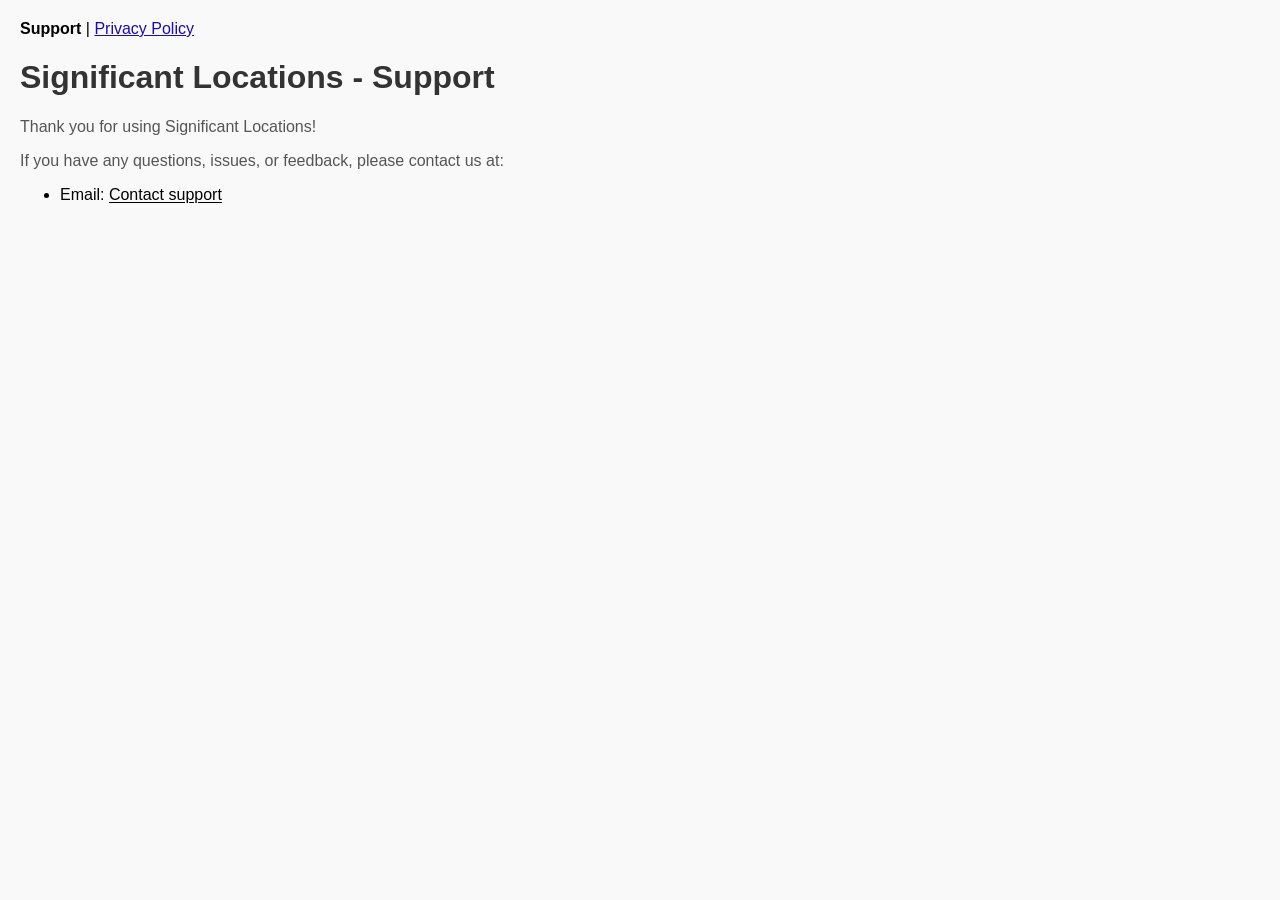
<file: index.html>
<!DOCTYPE html>
<html lang="en">
<head>
  <meta charset="UTF-8">
  <title>Significant Locations - Support</title>
  <style>
    body {
      font-family: Arial, sans-serif;
      margin: 0;
      padding: 20px;
      background-color: #f9f9f9;
    }
    h1 {
      color: #333;
    }
    p {
      color: #555;
    }
    nav {
      margin-bottom: 20px;
    }
    a {
      color: #1a0dab;
    }
  </style>
  <link rel="stylesheet" href="contact.css">
  <script src="contact.js" defer></script>
</head>
<body>
  <nav>
    <strong>Support</strong> | <a href="privacy-policy.html">Privacy Policy</a>
  </nav>
  <h1>Significant Locations - Support</h1>
  <p>Thank you for using Significant Locations!</p>
  <p>If you have any questions, issues, or feedback, please contact us at:</p>
  <ul>
    <li>Email: <button type="button" class="contact-support" data-contact-support disabled aria-label="Contact support by email">Contact support</button></li>
  </ul>
  <noscript><p>Enable JavaScript to use the email contact button.</p></noscript>
</body>
</html>
</file>
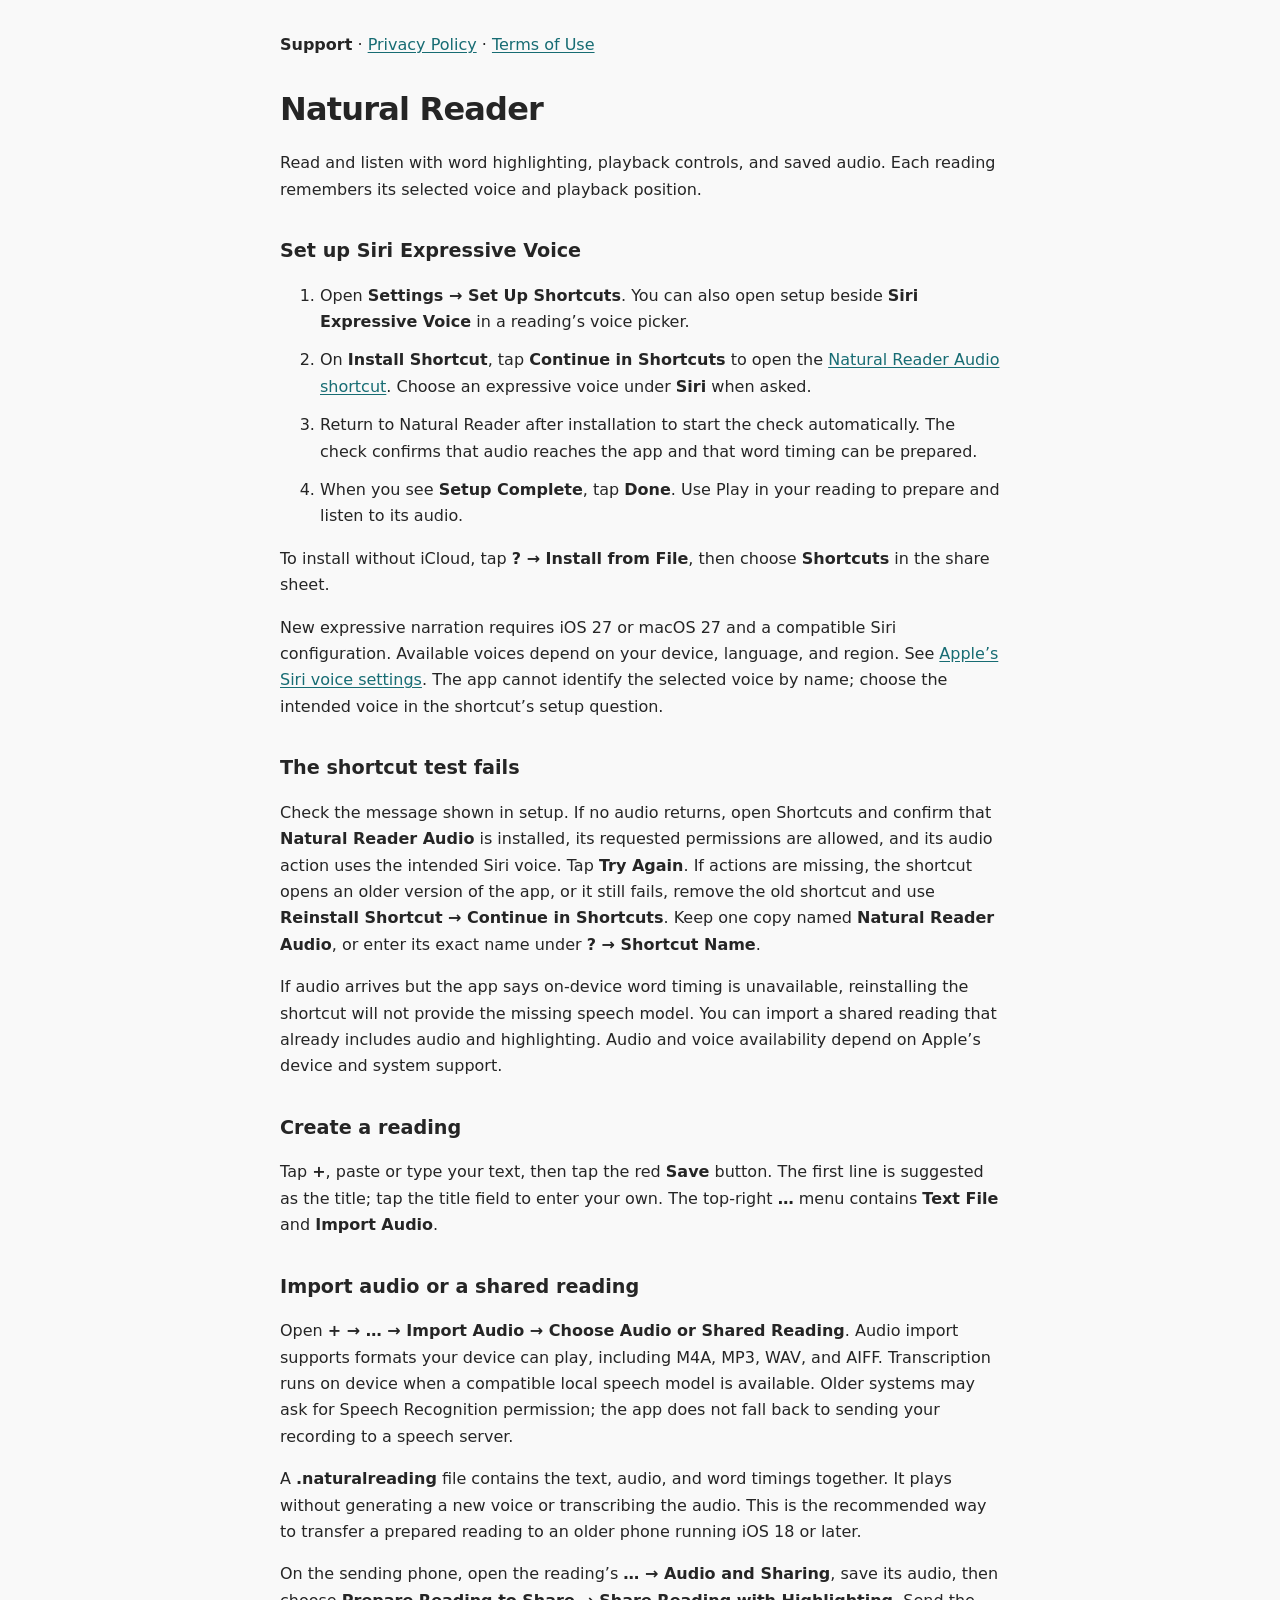
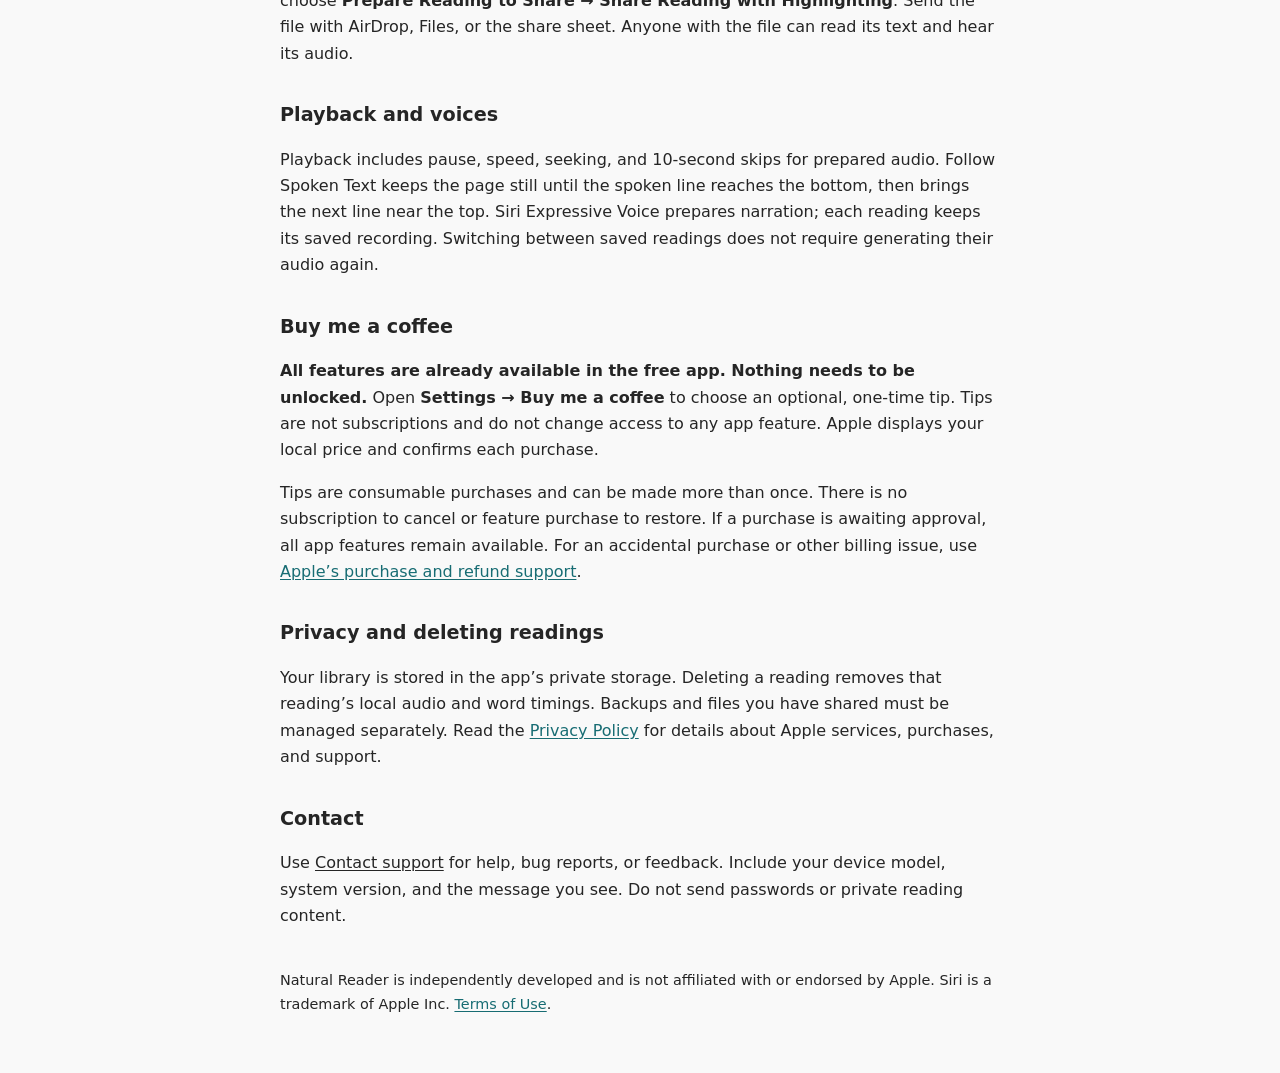
<file: natural-reader/index.html>
<!DOCTYPE html>
<html lang="en">
<head>
  <meta charset="UTF-8">
  <meta name="viewport" content="width=device-width, initial-scale=1">
  <title>Natural Reader — Support</title>
  <meta name="description" content="Help with Natural Reader: set up Siri Expressive Voice, import audio and shared readings, control playback, and learn about optional tips.">
  <link rel="canonical" href="https://jarvischi.github.io/significant-locations-support/natural-reader/">
  <link rel="stylesheet" href="style.css">
  <link rel="stylesheet" href="../contact.css">
  <script src="../contact.js" defer></script>
</head>
<body>
  <main>
    <nav aria-label="Support pages"><strong aria-current="page">Support</strong> · <a href="privacy-policy.html">Privacy Policy</a> · <a href="terms-of-use.html">Terms of Use</a></nav>
    <h1>Natural Reader</h1>
    <p>Read and listen with word highlighting, playback controls, and saved audio. Each reading remembers its selected voice and playback position.</p>

    <h2>Set up Siri Expressive Voice</h2>
    <ol>
      <li>Open <strong>Settings → Set Up Shortcuts</strong>. You can also open setup beside <strong>Siri Expressive Voice</strong> in a reading’s voice picker.</li>
      <li>On <strong>Install Shortcut</strong>, tap <strong>Continue in Shortcuts</strong> to open the <a href="https://www.icloud.com/shortcuts/ed89ef6dc8894d3190258964d5651e0f">Natural Reader Audio shortcut</a>. Choose an expressive voice under <strong>Siri</strong> when asked.</li>
      <li>Return to Natural Reader after installation to start the check automatically. The check confirms that audio reaches the app and that word timing can be prepared.</li>
      <li>When you see <strong>Setup Complete</strong>, tap <strong>Done</strong>. Use Play in your reading to prepare and listen to its audio.</li>
    </ol>
    <p>To install without iCloud, tap <strong>? → Install from File</strong>, then choose <strong>Shortcuts</strong> in the share sheet.</p>
    <p>New expressive narration requires iOS 27 or macOS 27 and a compatible Siri configuration. Available voices depend on your device, language, and region. See <a href="https://support.apple.com/en-us/105092">Apple’s Siri voice settings</a>. The app cannot identify the selected voice by name; choose the intended voice in the shortcut’s setup question.</p>

    <h2>The shortcut test fails</h2>
    <p>Check the message shown in setup. If no audio returns, open Shortcuts and confirm that <strong>Natural Reader Audio</strong> is installed, its requested permissions are allowed, and its audio action uses the intended Siri voice. Tap <strong>Try Again</strong>. If actions are missing, the shortcut opens an older version of the app, or it still fails, remove the old shortcut and use <strong>Reinstall Shortcut → Continue in Shortcuts</strong>. Keep one copy named <strong>Natural Reader Audio</strong>, or enter its exact name under <strong>? → Shortcut Name</strong>.</p>
    <p>If audio arrives but the app says on-device word timing is unavailable, reinstalling the shortcut will not provide the missing speech model. You can import a shared reading that already includes audio and highlighting. Audio and voice availability depend on Apple’s device and system support.</p>

    <h2>Create a reading</h2>
    <p>Tap <strong>+</strong>, paste or type your text, then tap the red <strong>Save</strong> button. The first line is suggested as the title; tap the title field to enter your own. The top-right <strong>…</strong> menu contains <strong>Text File</strong> and <strong>Import Audio</strong>.</p>

    <h2>Import audio or a shared reading</h2>
    <p>Open <strong>+ → … → Import Audio → Choose Audio or Shared Reading</strong>. Audio import supports formats your device can play, including M4A, MP3, WAV, and AIFF. Transcription runs on device when a compatible local speech model is available. Older systems may ask for Speech Recognition permission; the app does not fall back to sending your recording to a speech server.</p>
    <p>A <strong>.naturalreading</strong> file contains the text, audio, and word timings together. It plays without generating a new voice or transcribing the audio. This is the recommended way to transfer a prepared reading to an older phone running iOS 18 or later.</p>
    <p>On the sending phone, open the reading’s <strong>… → Audio and Sharing</strong>, save its audio, then choose <strong>Prepare Reading to Share → Share Reading with Highlighting</strong>. Send the file with AirDrop, Files, or the share sheet. Anyone with the file can read its text and hear its audio.</p>

    <h2>Playback and voices</h2>
    <p>Playback includes pause, speed, seeking, and 10-second skips for prepared audio. Follow Spoken Text keeps the page still until the spoken line reaches the bottom, then brings the next line near the top. Siri Expressive Voice prepares narration; each reading keeps its saved recording. Switching between saved readings does not require generating their audio again.</p>

    <h2>Buy me a coffee</h2>
    <p><strong>All features are already available in the free app. Nothing needs to be unlocked.</strong> Open <strong>Settings → Buy me a coffee</strong> to choose an optional, one-time tip. Tips are not subscriptions and do not change access to any app feature. Apple displays your local price and confirms each purchase.</p>
    <p>Tips are consumable purchases and can be made more than once. There is no subscription to cancel or feature purchase to restore. If a purchase is awaiting approval, all app features remain available. For an accidental purchase or other billing issue, use <a href="https://reportaproblem.apple.com/">Apple’s purchase and refund support</a>.</p>

    <h2>Privacy and deleting readings</h2>
    <p>Your library is stored in the app’s private storage. Deleting a reading removes that reading’s local audio and word timings. Backups and files you have shared must be managed separately. Read the <a href="privacy-policy.html">Privacy Policy</a> for details about Apple services, purchases, and support.</p>

    <h2>Contact</h2>
    <p>Use <button type="button" class="contact-support" data-contact-support disabled aria-label="Contact support by email">Contact support</button> for help, bug reports, or feedback. Include your device model, system version, and the message you see. Do not send passwords or private reading content.</p>
    <footer>Natural Reader is independently developed and is not affiliated with or endorsed by Apple. Siri is a trademark of Apple Inc. <a href="terms-of-use.html">Terms of Use</a>.</footer>
  </main>
  <noscript><p>Enable JavaScript to use the email contact button.</p></noscript>
</body>
</html>
</file>
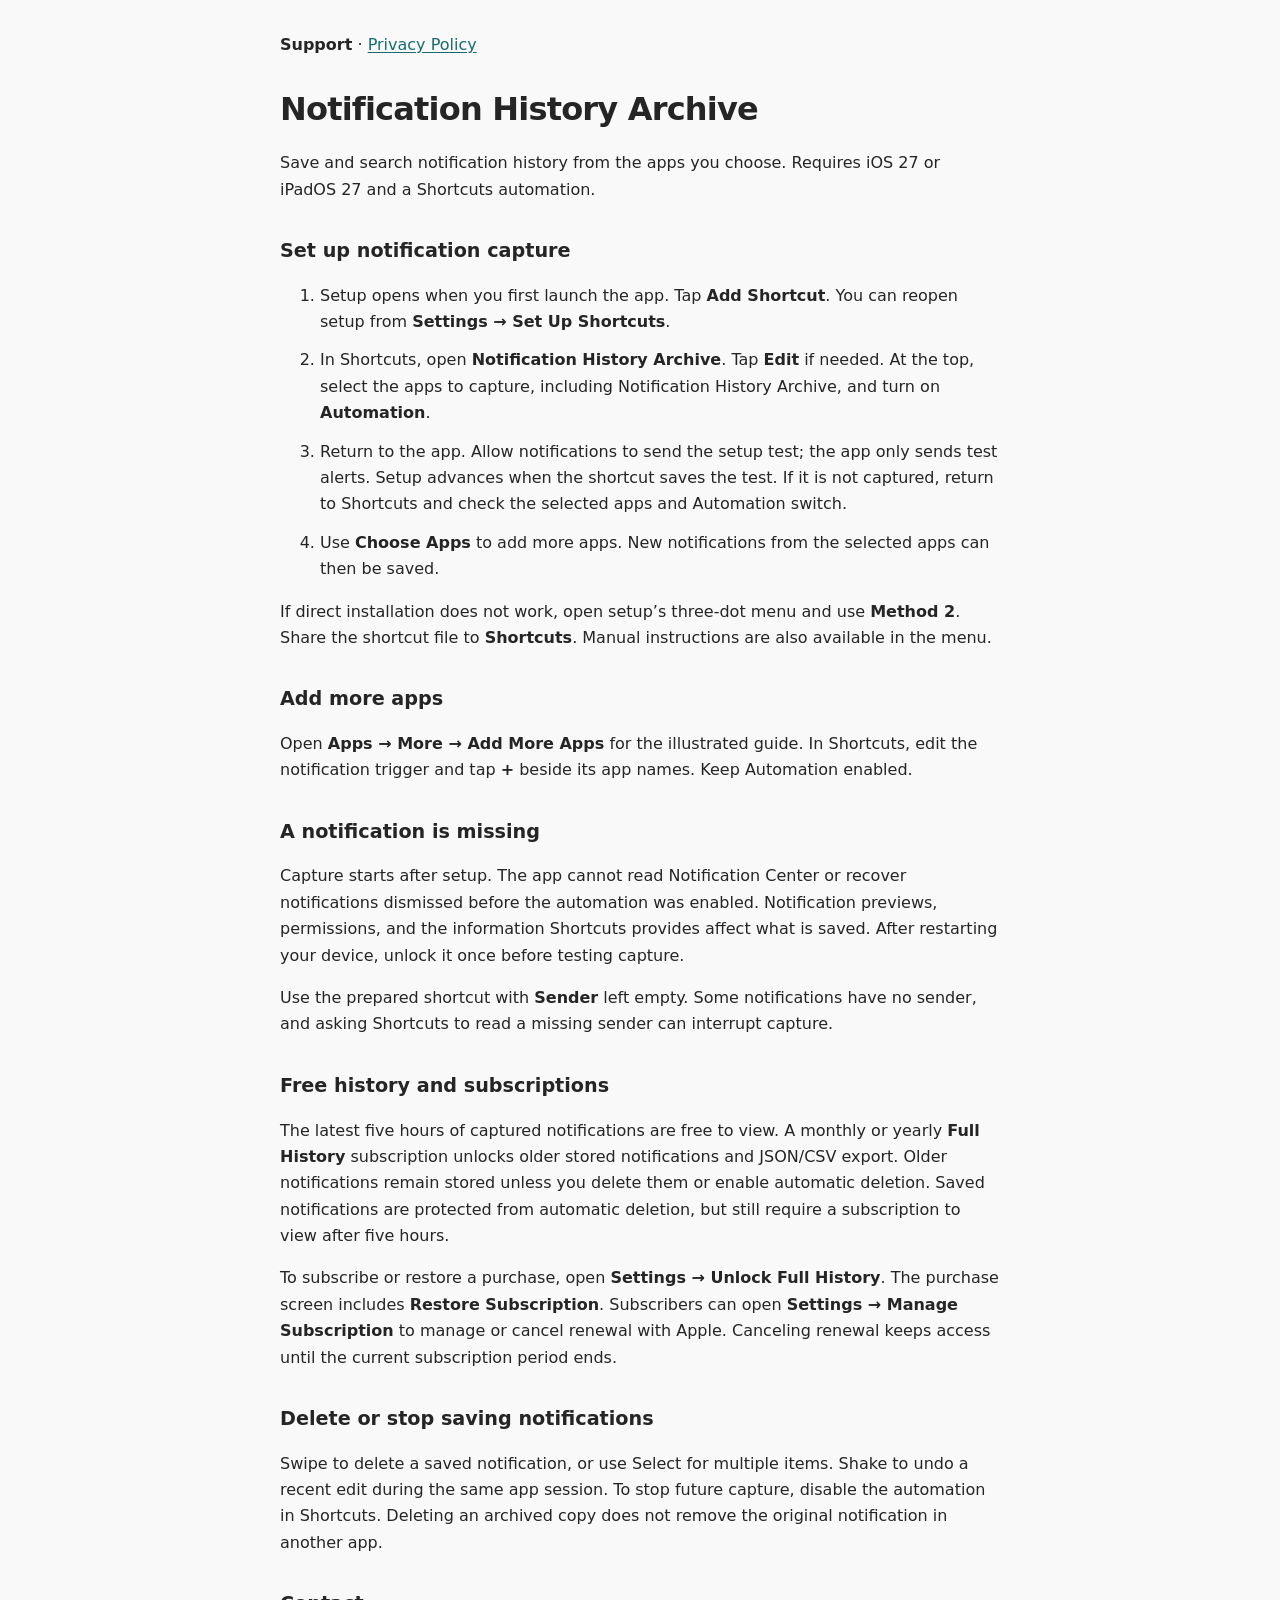
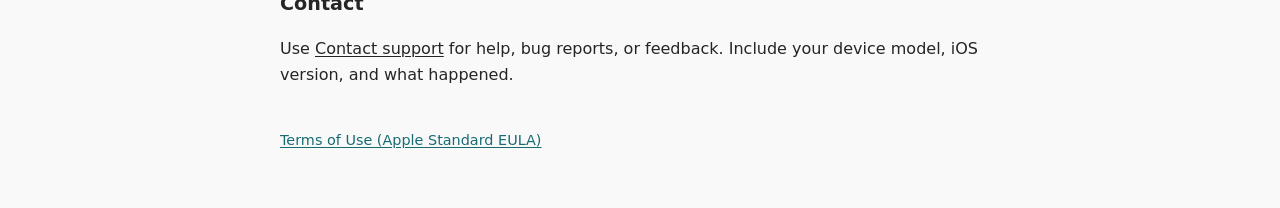
<file: notification-history-archive/index.html>
<!DOCTYPE html>
<html lang="en">
<head>
  <meta charset="UTF-8">
  <meta name="viewport" content="width=device-width, initial-scale=1">
  <title>Notification History Archive — Support</title>
  <meta name="description" content="Help with Notification History Archive: set up Shortcuts, save notification history, choose apps, and manage your Full History subscription.">
  <link rel="canonical" href="https://jarvischi.github.io/significant-locations-support/notification-history-archive/">
  <link rel="stylesheet" href="style.css">
  <link rel="stylesheet" href="../contact.css">
  <script src="../contact.js" defer></script>
</head>
<body>
  <main>
    <nav aria-label="Support pages"><strong aria-current="page">Support</strong> · <a href="privacy-policy.html">Privacy Policy</a></nav>
    <h1>Notification History Archive</h1>
    <p>Save and search notification history from the apps you choose. Requires iOS 27 or iPadOS 27 and a Shortcuts automation.</p>

    <h2>Set up notification capture</h2>
    <ol>
      <li>Setup opens when you first launch the app. Tap <strong>Add Shortcut</strong>. You can reopen setup from <strong>Settings → Set Up Shortcuts</strong>.</li>
      <li>In Shortcuts, open <strong>Notification History Archive</strong>. Tap <strong>Edit</strong> if needed. At the top, select the apps to capture, including Notification History Archive, and turn on <strong>Automation</strong>.</li>
      <li>Return to the app. Allow notifications to send the setup test; the app only sends test alerts. Setup advances when the shortcut saves the test. If it is not captured, return to Shortcuts and check the selected apps and Automation switch.</li>
      <li>Use <strong>Choose Apps</strong> to add more apps. New notifications from the selected apps can then be saved.</li>
    </ol>
    <p>If direct installation does not work, open setup’s three-dot menu and use <strong>Method 2</strong>. Share the shortcut file to <strong>Shortcuts</strong>. Manual instructions are also available in the menu.</p>

    <h2>Add more apps</h2>
    <p>Open <strong>Apps → More → Add More Apps</strong> for the illustrated guide. In Shortcuts, edit the notification trigger and tap <strong>+</strong> beside its app names. Keep Automation enabled.</p>

    <h2>A notification is missing</h2>
    <p>Capture starts after setup. The app cannot read Notification Center or recover notifications dismissed before the automation was enabled. Notification previews, permissions, and the information Shortcuts provides affect what is saved. After restarting your device, unlock it once before testing capture.</p>
    <p>Use the prepared shortcut with <strong>Sender</strong> left empty. Some notifications have no sender, and asking Shortcuts to read a missing sender can interrupt capture.</p>

    <h2>Free history and subscriptions</h2>
    <p>The latest five hours of captured notifications are free to view. A monthly or yearly <strong>Full History</strong> subscription unlocks older stored notifications and JSON/CSV export. Older notifications remain stored unless you delete them or enable automatic deletion. Saved notifications are protected from automatic deletion, but still require a subscription to view after five hours.</p>
    <p>To subscribe or restore a purchase, open <strong>Settings → Unlock Full History</strong>. The purchase screen includes <strong>Restore Subscription</strong>. Subscribers can open <strong>Settings → Manage Subscription</strong> to manage or cancel renewal with Apple. Canceling renewal keeps access until the current subscription period ends.</p>

    <h2>Delete or stop saving notifications</h2>
    <p>Swipe to delete a saved notification, or use Select for multiple items. Shake to undo a recent edit during the same app session. To stop future capture, disable the automation in Shortcuts. Deleting an archived copy does not remove the original notification in another app.</p>

    <h2>Contact</h2>
    <p>Use <button type="button" class="contact-support" data-contact-support disabled aria-label="Contact support by email">Contact support</button> for help, bug reports, or feedback. Include your device model, iOS version, and what happened.</p>
    <footer><a href="https://www.apple.com/legal/internet-services/itunes/dev/stdeula/">Terms of Use (Apple Standard EULA)</a></footer>
  </main>
  <noscript><p>Enable JavaScript to use the email contact button.</p></noscript>
</body>
</html>
</file>
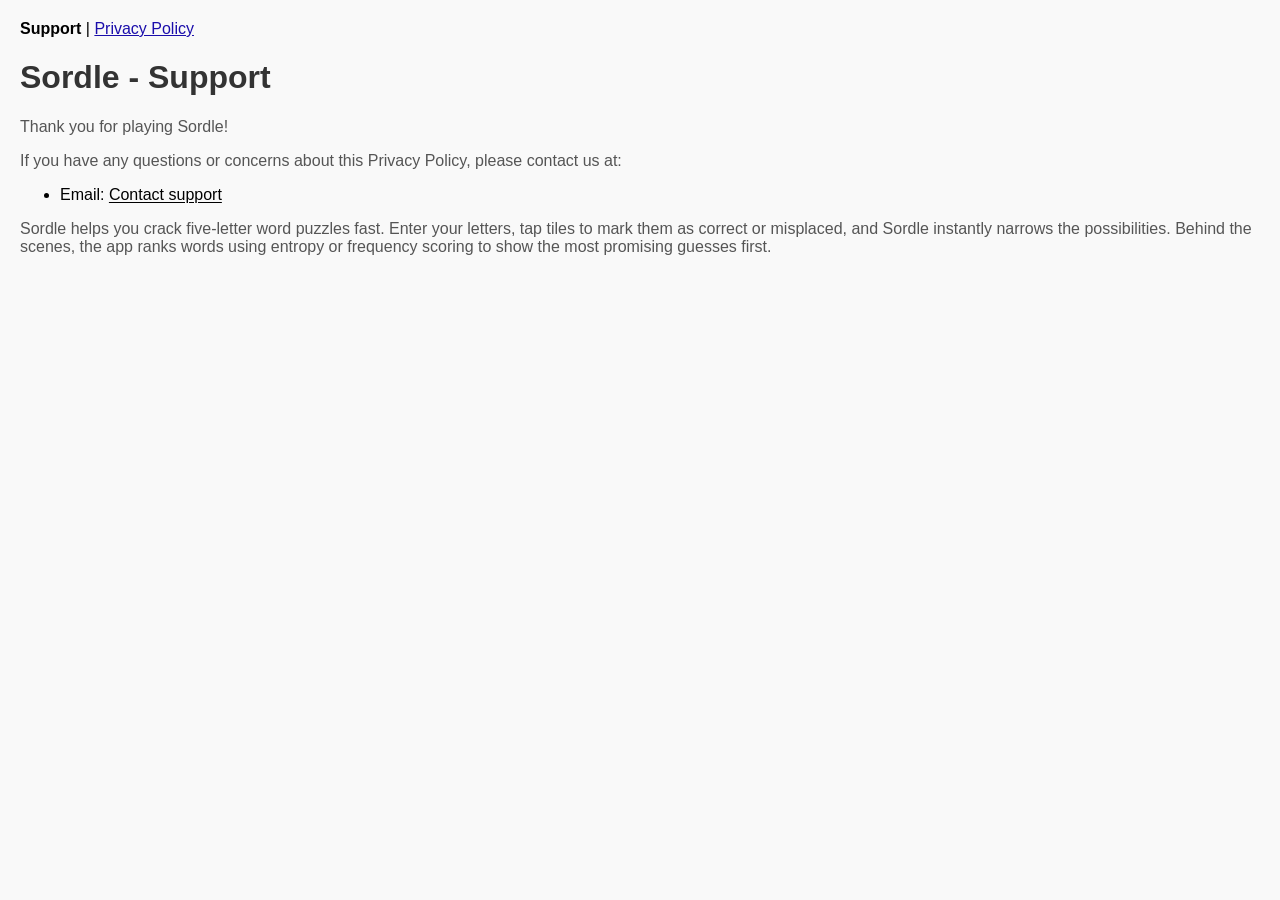
<file: sordle/index.html>
<!DOCTYPE html>
<html lang="en">
<head>
  <meta charset="UTF-8">
  <title>Sordle - Support</title>
  <style>
    body {
      font-family: Arial, sans-serif;
      margin: 0;
      padding: 20px;
      background-color: #f9f9f9;
    }
    h1 {
      color: #333;
    }
    p {
      color: #555;
    }
    nav {
      margin-bottom: 20px;
    }
    a {
      color: #1a0dab;
    }
  </style>
  <link rel="stylesheet" href="../contact.css">
  <script src="../contact.js" defer></script>
</head>
<body>
  <nav>
    <strong>Support</strong> | <a href="privacy-policy.html">Privacy Policy</a>
  </nav>
  <h1>Sordle - Support</h1>
  <p>Thank you for playing Sordle!</p>
  <p>If you have any questions or concerns about this Privacy Policy, please contact us at:</p>
  <ul>
    <li>Email: <button type="button" class="contact-support" data-contact-support disabled aria-label="Contact support by email">Contact support</button></li>
  </ul>
  <p>Sordle helps you crack five-letter word puzzles fast. Enter your letters, tap tiles to mark them as correct or misplaced, and Sordle instantly narrows the possibilities. Behind the scenes, the app ranks words using entropy or frequency scoring to show the most promising guesses first.</p>
  <noscript><p>Enable JavaScript to use the email contact button.</p></noscript>
</body>
</html>
</file>
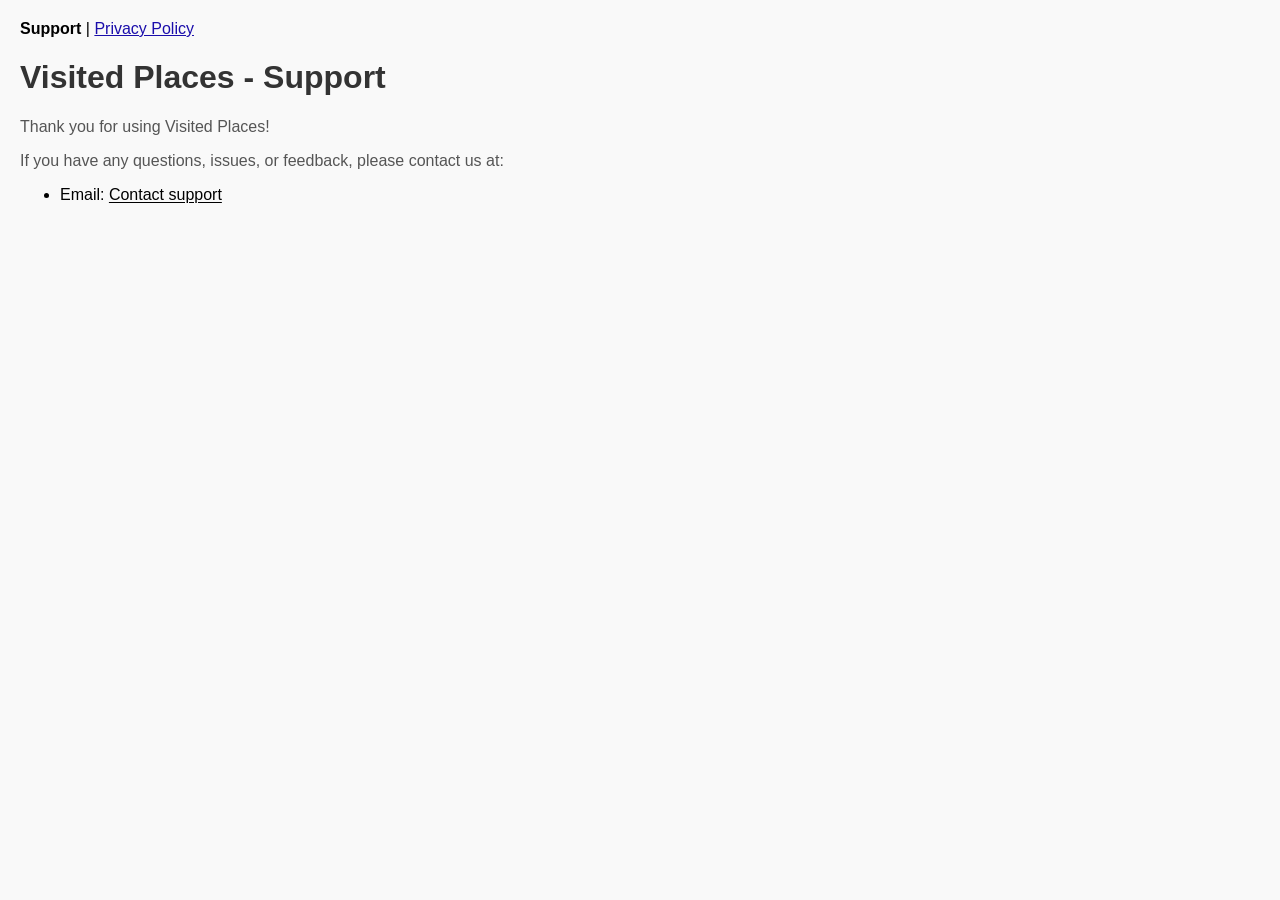
<file: visited-places/index.html>
<!DOCTYPE html>
<html lang="en">
<head>
  <meta charset="UTF-8">
  <title>Visited Places - Support</title>
  <style>
    body {
      font-family: Arial, sans-serif;
      margin: 0;
      padding: 20px;
      background-color: #f9f9f9;
    }
    h1 {
      color: #333;
    }
    p {
      color: #555;
    }
    nav {
      margin-bottom: 20px;
    }
    a {
      color: #1a0dab;
    }
  </style>
  <link rel="stylesheet" href="../contact.css">
  <script src="../contact.js" defer></script>
</head>
<body>
  <nav>
    <strong>Support</strong> | <a href="privacy-policy.html">Privacy Policy</a>
  </nav>
  <h1>Visited Places - Support</h1>
  <p>Thank you for using Visited Places!</p>
  <p>If you have any questions, issues, or feedback, please contact us at:</p>
  <ul>
    <li>Email: <button type="button" class="contact-support" data-contact-support disabled aria-label="Contact support by email">Contact support</button></li>
  </ul>
  <noscript><p>Enable JavaScript to use the email contact button.</p></noscript>
</body>
</html>
</file>
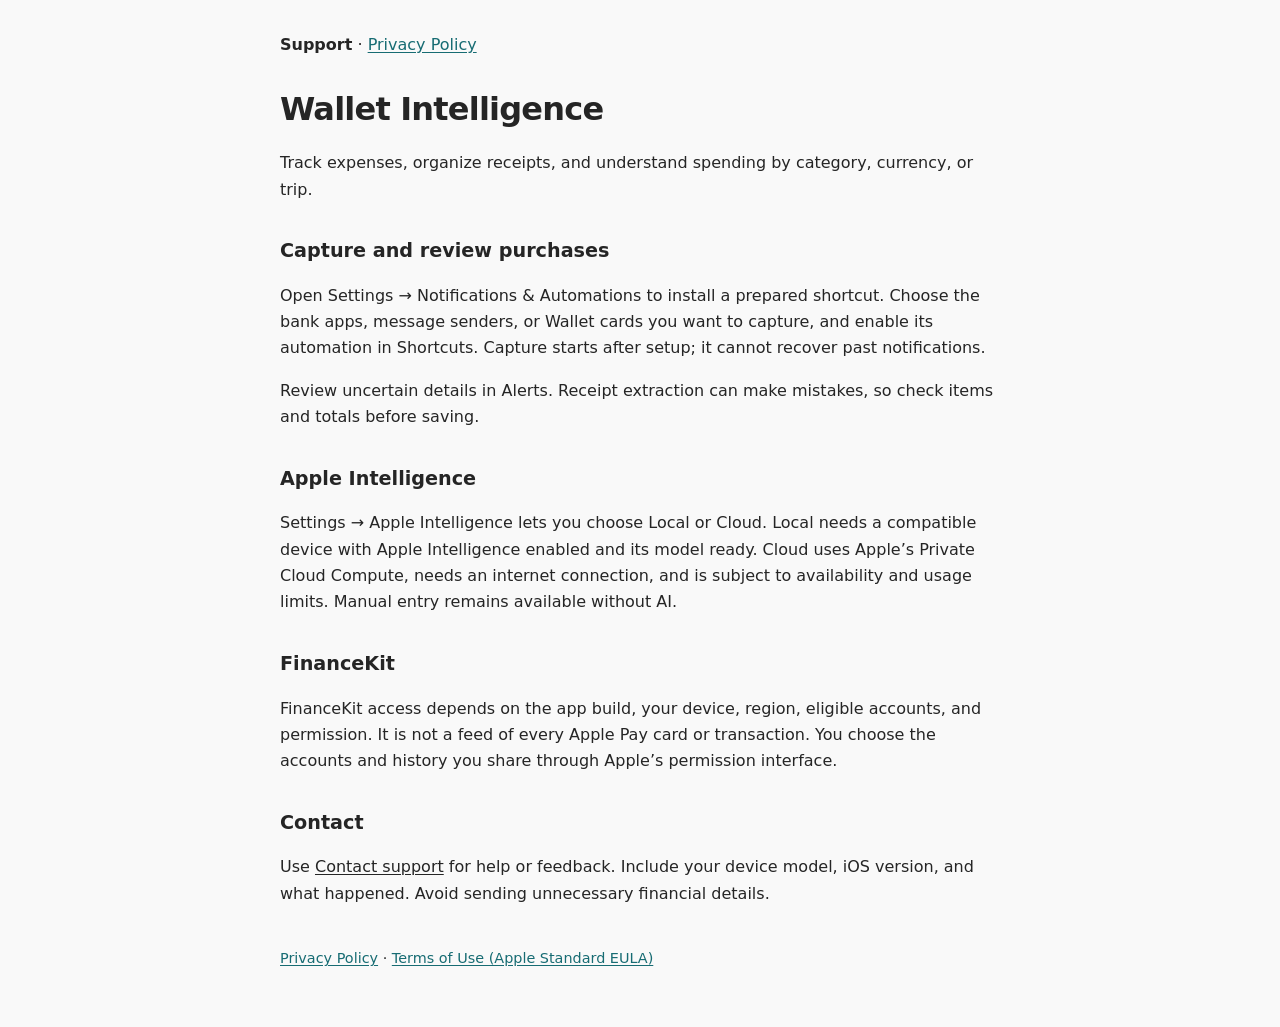
<file: wallet-intelligence/index.html>
<!DOCTYPE html>
<html lang="en">
<head>
  <meta charset="UTF-8">
  <meta name="viewport" content="width=device-width, initial-scale=1">
  <title>Wallet Intelligence — Support</title>
  <meta name="description" content="Support for Wallet Intelligence, an expense and receipt tracker for iPhone and iPad.">
  <link rel="canonical" href="https://jarvischi.github.io/significant-locations-support/wallet-intelligence/">
  <link rel="stylesheet" href="style.css">
  <link rel="stylesheet" href="../contact.css">
  <script src="../contact.js" defer></script>
</head>
<body>
  <main>
    <nav aria-label="Support pages"><strong aria-current="page">Support</strong> · <a href="privacy-policy.html">Privacy Policy</a></nav>
    <h1>Wallet Intelligence</h1>
    <p>Track expenses, organize receipts, and understand spending by category, currency, or trip.</p>
    <h2>Capture and review purchases</h2>
    <p>Open Settings → Notifications &amp; Automations to install a prepared shortcut. Choose the bank apps, message senders, or Wallet cards you want to capture, and enable its automation in Shortcuts. Capture starts after setup; it cannot recover past notifications.</p>
    <p>Review uncertain details in Alerts. Receipt extraction can make mistakes, so check items and totals before saving.</p>
    <h2>Apple Intelligence</h2>
    <p>Settings → Apple Intelligence lets you choose Local or Cloud. Local needs a compatible device with Apple Intelligence enabled and its model ready. Cloud uses Apple’s Private Cloud Compute, needs an internet connection, and is subject to availability and usage limits. Manual entry remains available without AI.</p>
    <h2>FinanceKit</h2>
    <p>FinanceKit access depends on the app build, your device, region, eligible accounts, and permission. It is not a feed of every Apple Pay card or transaction. You choose the accounts and history you share through Apple’s permission interface.</p>
    <h2>Contact</h2>
    <p>Use <button type="button" class="contact-support" data-contact-support disabled aria-label="Contact support by email">Contact support</button> for help or feedback. Include your device model, iOS version, and what happened. Avoid sending unnecessary financial details.</p>
    <footer><a href="privacy-policy.html">Privacy Policy</a> · <a href="https://www.apple.com/legal/internet-services/itunes/dev/stdeula/">Terms of Use (Apple Standard EULA)</a></footer>
  </main>
  <noscript><p>Enable JavaScript to use the email contact button.</p></noscript>
</body>
</html>
</file>
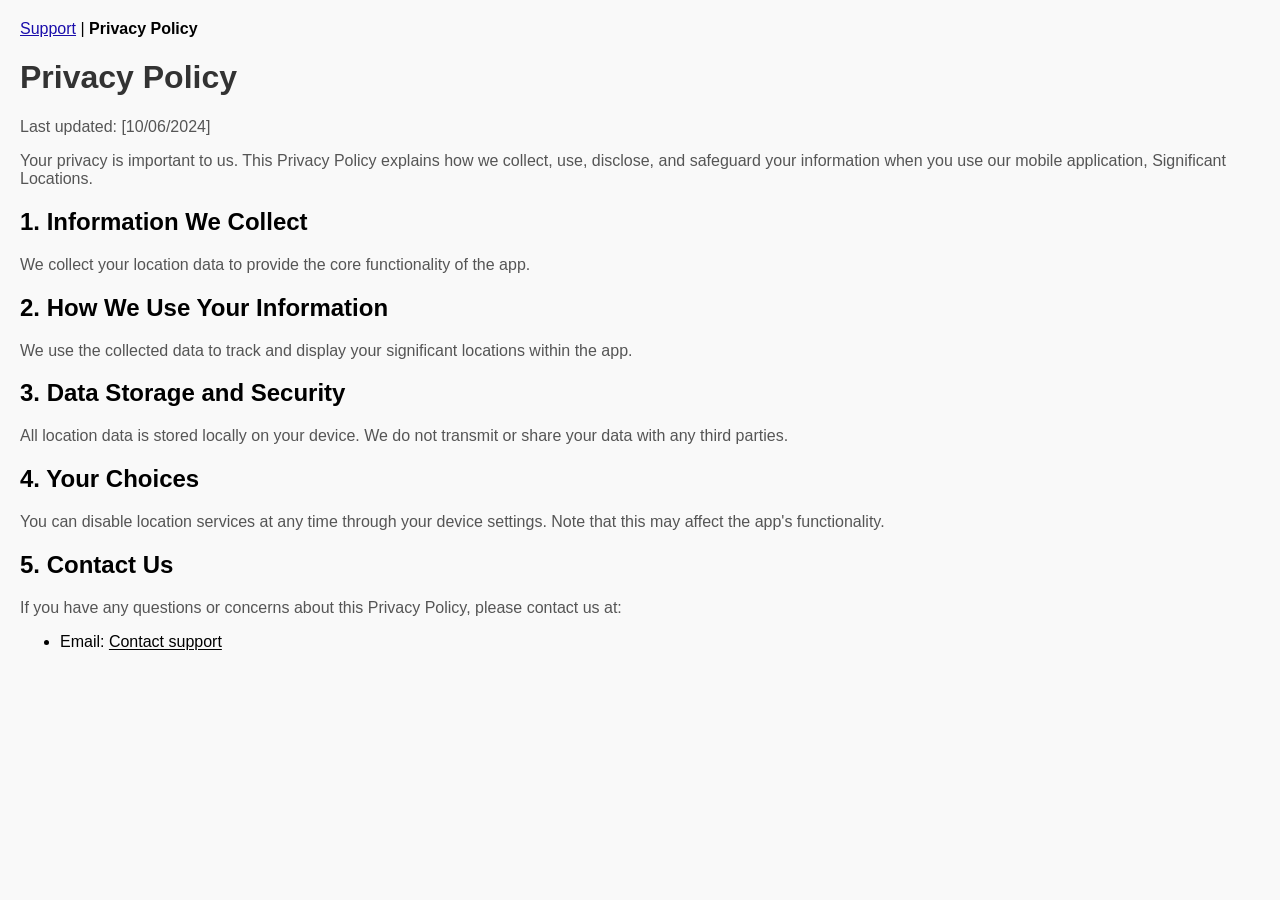
<file: privacy-policy.html>
<!DOCTYPE html>
<html lang="en">
<head>
  <meta charset="UTF-8">
  <title>Significant Locations - Privacy Policy</title>
  <style>
    body {
      font-family: Arial, sans-serif;
      margin: 0;
      padding: 20px;
      background-color: #f9f9f9;
    }
    h1 {
      color: #333;
    }
    p {
      color: #555;
    }
    nav {
      margin-bottom: 20px;
    }
    a {
      color: #1a0dab;
    }
  </style>
  <link rel="stylesheet" href="contact.css">
  <script src="contact.js" defer></script>
</head>
<body>
  <nav>
    <a href="index.html">Support</a> | <strong>Privacy Policy</strong>
  </nav>
  <h1>Privacy Policy</h1>
  <p>Last updated: [10/06/2024]</p>
  <p>Your privacy is important to us. This Privacy Policy explains how we collect, use, disclose, and safeguard your information when you use our mobile application, Significant Locations.</p>
  <!-- Add your detailed privacy policy here -->
  <h2>1. Information We Collect</h2>
  <p>We collect your location data to provide the core functionality of the app.</p>

  <h2>2. How We Use Your Information</h2>
  <p>We use the collected data to track and display your significant locations within the app.</p>

  <h2>3. Data Storage and Security</h2>
  <p>All location data is stored locally on your device. We do not transmit or share your data with any third parties.</p>

  <h2>4. Your Choices</h2>
  <p>You can disable location services at any time through your device settings. Note that this may affect the app's functionality.</p>

  <h2>5. Contact Us</h2>
  <p>If you have any questions or concerns about this Privacy Policy, please contact us at:</p>
  <ul>
    <li>Email: <button type="button" class="contact-support" data-contact-support disabled aria-label="Contact support by email">Contact support</button></li>
  </ul>
  <noscript><p>Enable JavaScript to use the email contact button.</p></noscript>
</body>
</html>
</file>
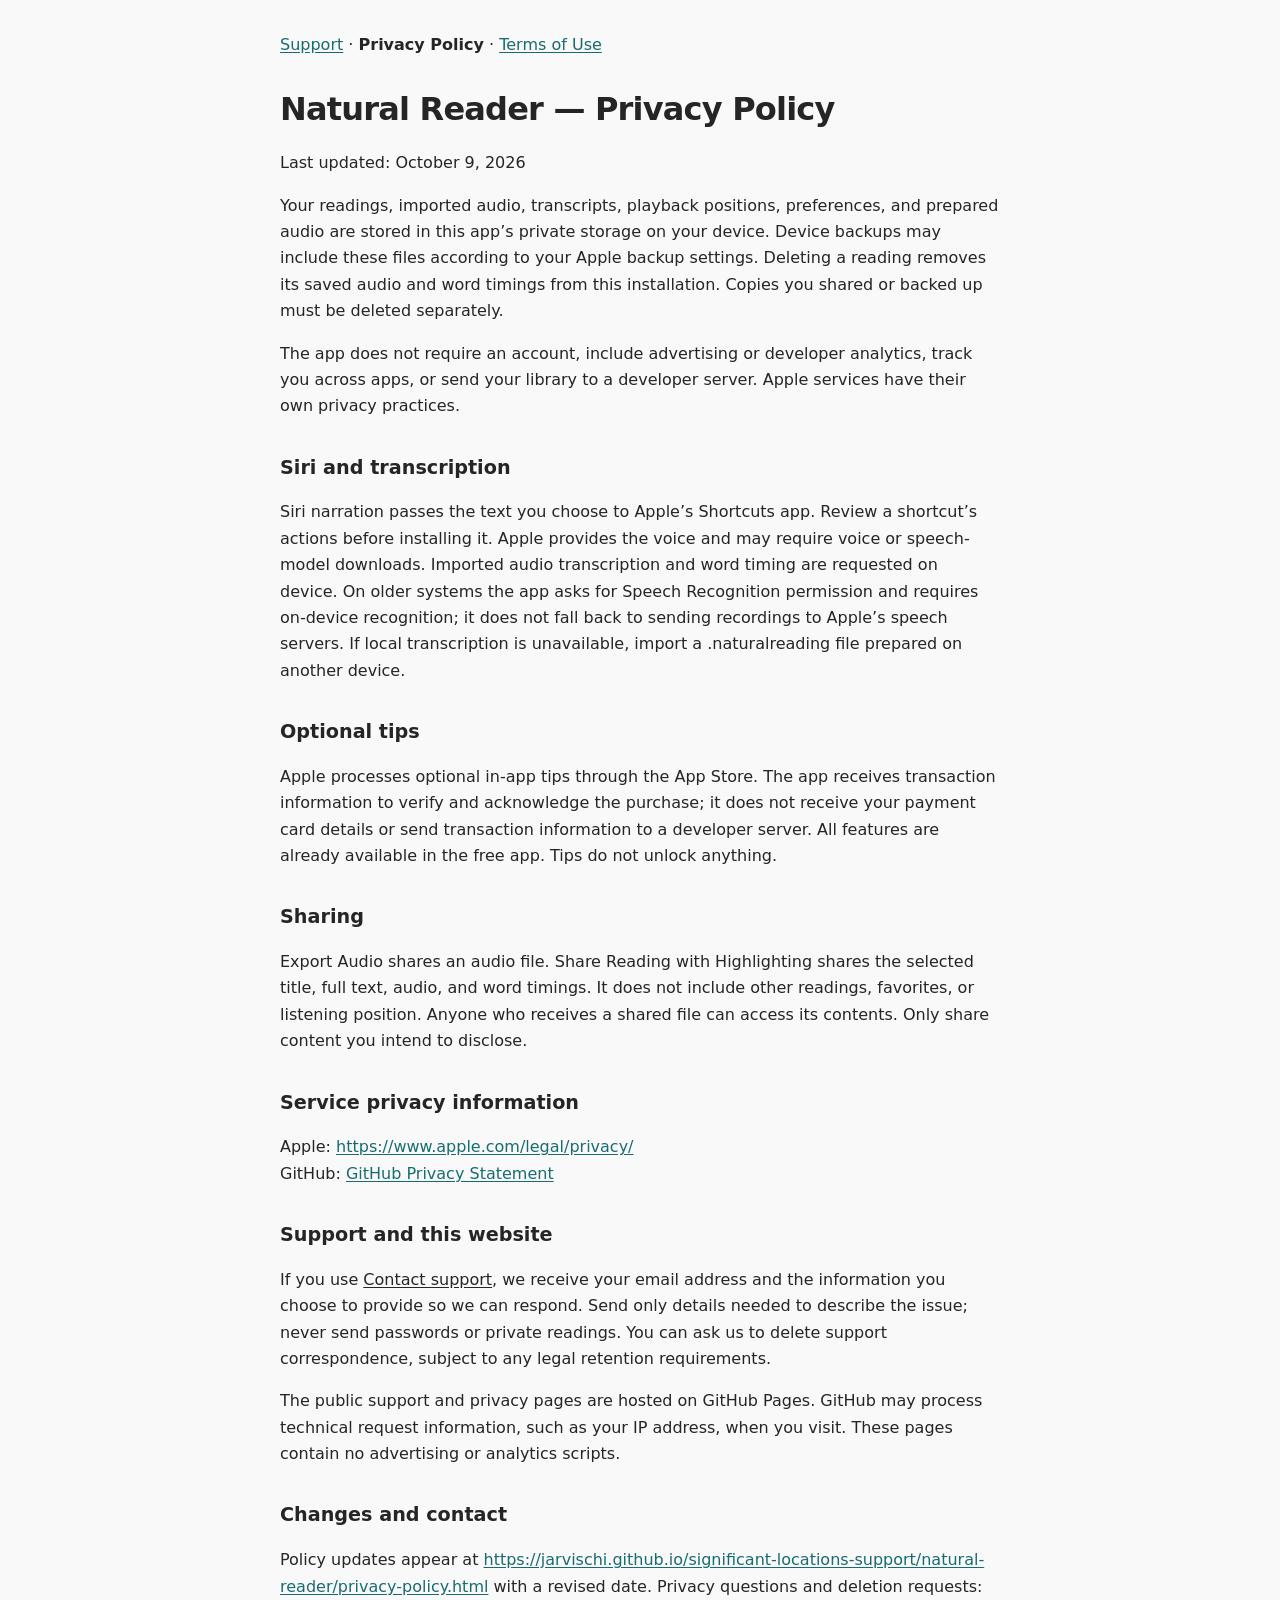
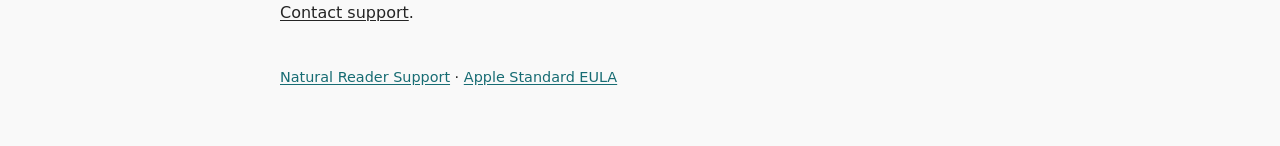
<file: natural-reader/privacy-policy.html>
<!DOCTYPE html>
<html lang="en">
<head>
  <meta charset="UTF-8">
  <meta name="viewport" content="width=device-width, initial-scale=1">
  <title>Natural Reader — Privacy Policy</title>
  <meta name="description" content="Natural Reader Privacy Policy: local readings, speech services, sharing, optional tips, and your choices.">
  <link rel="canonical" href="https://jarvischi.github.io/significant-locations-support/natural-reader/privacy-policy.html">
  <link rel="stylesheet" href="style.css">
  <link rel="stylesheet" href="../contact.css">
  <script src="../contact.js" defer></script>
</head>
<body>
  <main>
    <nav aria-label="Support pages"><a href="index.html">Support</a> · <strong aria-current="page">Privacy Policy</strong> · <a href="terms-of-use.html">Terms of Use</a></nav>
    <h1>Natural Reader — Privacy Policy</h1>
    <p>Last updated: October 9, 2026</p>
    <p>Your readings, imported audio, transcripts, playback positions, preferences, and prepared audio are stored in this app’s private storage on your device. Device backups may include these files according to your Apple backup settings. Deleting a reading removes its saved audio and word timings from this installation. Copies you shared or backed up must be deleted separately.</p>
    <p>The app does not require an account, include advertising or developer analytics, track you across apps, or send your library to a developer server. Apple services have their own privacy practices.</p>
    <h2>Siri and transcription</h2>
    <p>Siri narration passes the text you choose to Apple’s Shortcuts app. Review a shortcut’s actions before installing it. Apple provides the voice and may require voice or speech-model downloads. Imported audio transcription and word timing are requested on device. On older systems the app asks for Speech Recognition permission and requires on-device recognition; it does not fall back to sending recordings to Apple’s speech servers. If local transcription is unavailable, import a .naturalreading file prepared on another device.</p>
    <h2>Optional tips</h2>
    <p>Apple processes optional in-app tips through the App Store. The app receives transaction information to verify and acknowledge the purchase; it does not receive your payment card details or send transaction information to a developer server. All features are already available in the free app. Tips do not unlock anything.</p>
    <h2>Sharing</h2>
    <p>Export Audio shares an audio file. Share Reading with Highlighting shares the selected title, full text, audio, and word timings. It does not include other readings, favorites, or listening position. Anyone who receives a shared file can access its contents. Only share content you intend to disclose.</p>
    <h2>Service privacy information</h2>
    <p>Apple: <a href="https://www.apple.com/legal/privacy/">https://www.apple.com/legal/privacy/</a><br>GitHub: <a href="https://docs.github.com/en/site-policy/privacy-policies/github-general-privacy-statement">GitHub Privacy Statement</a></p>
    <h2>Support and this website</h2>
    <p>If you use <button type="button" class="contact-support" data-contact-support disabled aria-label="Contact support by email">Contact support</button>, we receive your email address and the information you choose to provide so we can respond. Send only details needed to describe the issue; never send passwords or private readings. You can ask us to delete support correspondence, subject to any legal retention requirements.</p>
    <p>The public support and privacy pages are hosted on GitHub Pages. GitHub may process technical request information, such as your IP address, when you visit. These pages contain no advertising or analytics scripts.</p>
    <h2>Changes and contact</h2>
    <p>Policy updates appear at <a href="https://jarvischi.github.io/significant-locations-support/natural-reader/privacy-policy.html">https://jarvischi.github.io/significant-locations-support/natural-reader/privacy-policy.html</a> with a revised date. Privacy questions and deletion requests: <button type="button" class="contact-support" data-contact-support disabled aria-label="Contact support by email">Contact support</button>.</p>
    <footer><a href="index.html">Natural Reader Support</a> · <a href="https://www.apple.com/legal/internet-services/itunes/dev/stdeula/">Apple Standard EULA</a></footer>
  </main>
  <noscript><p>Enable JavaScript to use the email contact button.</p></noscript>
</body>
</html>
</file>
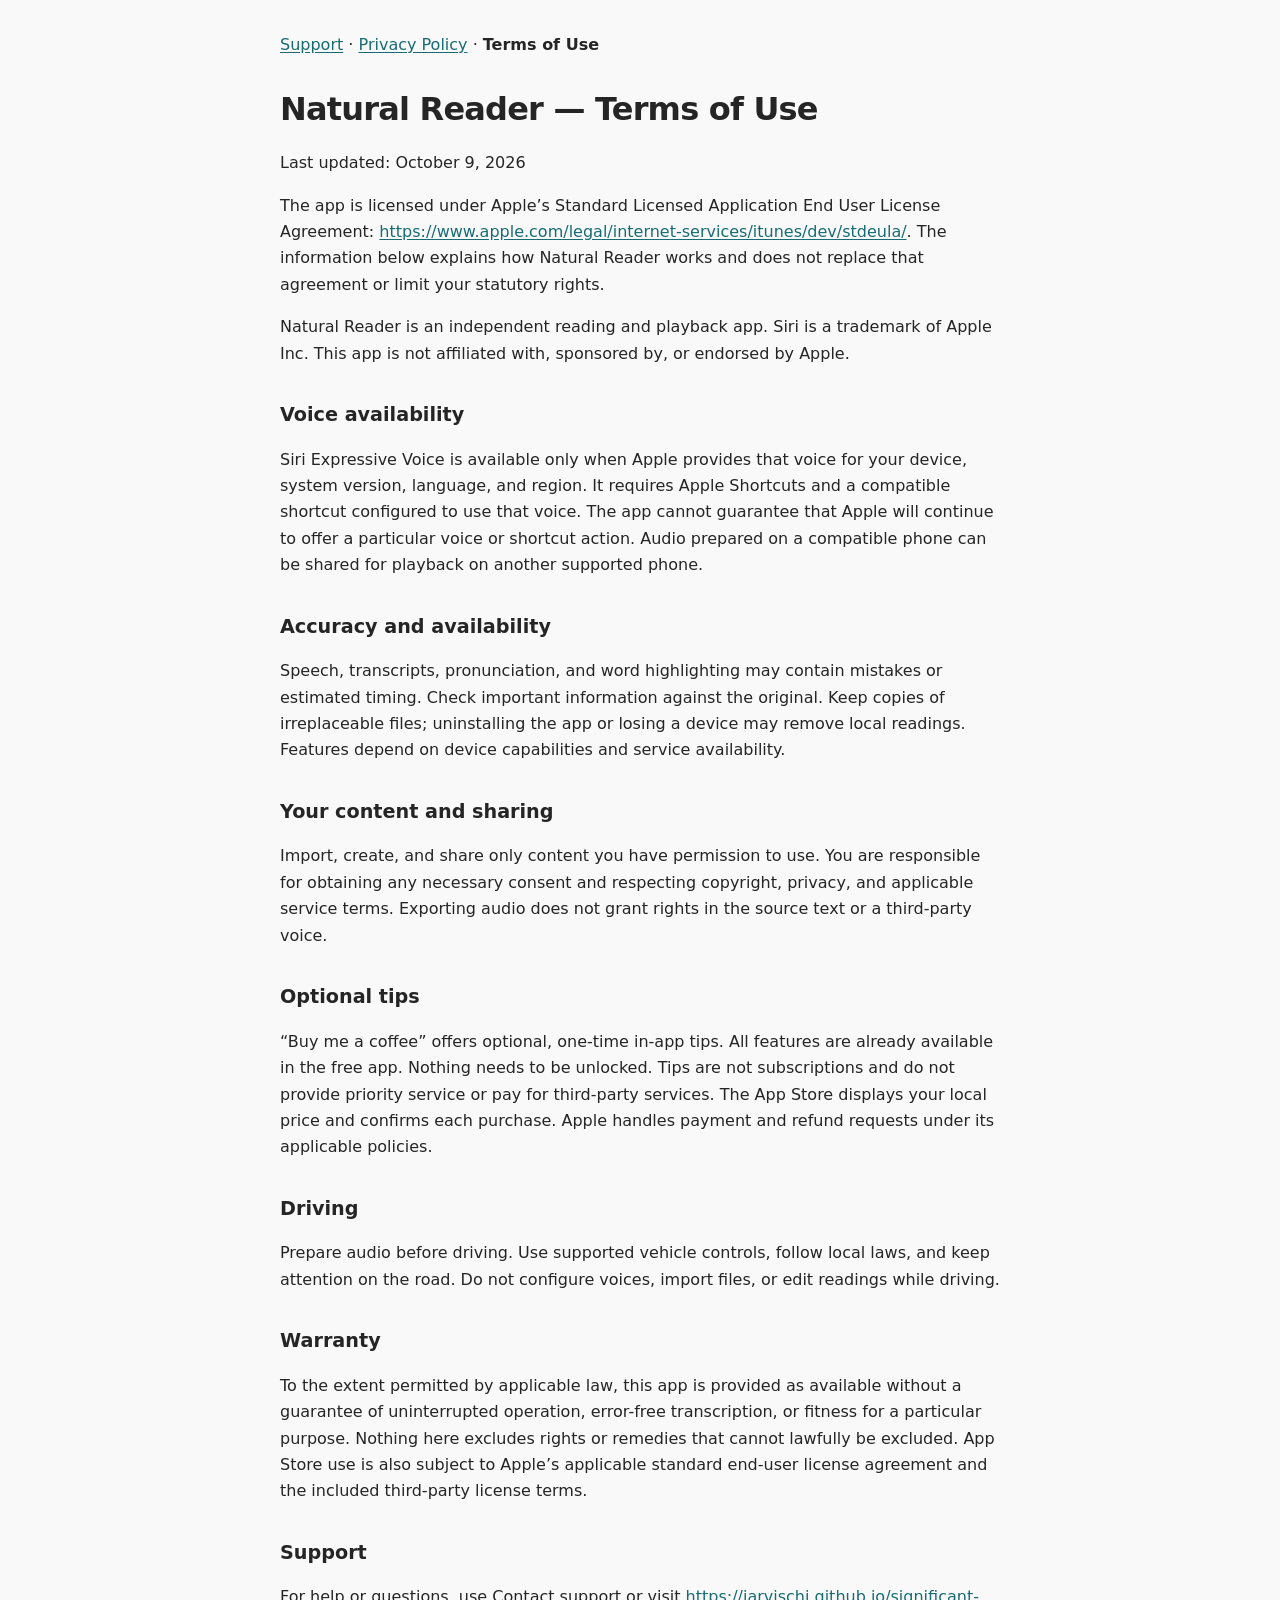
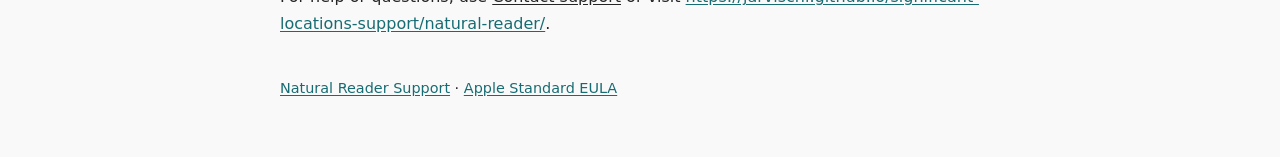
<file: natural-reader/terms-of-use.html>
<!DOCTYPE html>
<html lang="en">
<head>
  <meta charset="UTF-8">
  <meta name="viewport" content="width=device-width, initial-scale=1">
  <title>Natural Reader — Terms of Use</title>
  <meta name="description" content="Natural Reader Terms of Use: local readings, speech services, sharing, optional tips, and your choices.">
  <link rel="canonical" href="https://jarvischi.github.io/significant-locations-support/natural-reader/terms-of-use.html">
  <link rel="stylesheet" href="style.css">
  <link rel="stylesheet" href="../contact.css">
  <script src="../contact.js" defer></script>
</head>
<body>
  <main>
    <nav aria-label="Support pages"><a href="index.html">Support</a> · <a href="privacy-policy.html">Privacy Policy</a> · <strong aria-current="page">Terms of Use</strong></nav>
    <h1>Natural Reader — Terms of Use</h1>
    <p>Last updated: October 9, 2026</p>
    <p>The app is licensed under Apple’s Standard Licensed Application End User License Agreement: <a href="https://www.apple.com/legal/internet-services/itunes/dev/stdeula/">https://www.apple.com/legal/internet-services/itunes/dev/stdeula/</a>. The information below explains how Natural Reader works and does not replace that agreement or limit your statutory rights.</p>
    <p>Natural Reader is an independent reading and playback app. Siri is a trademark of Apple Inc. This app is not affiliated with, sponsored by, or endorsed by Apple.</p>
    <h2>Voice availability</h2>
    <p>Siri Expressive Voice is available only when Apple provides that voice for your device, system version, language, and region. It requires Apple Shortcuts and a compatible shortcut configured to use that voice. The app cannot guarantee that Apple will continue to offer a particular voice or shortcut action. Audio prepared on a compatible phone can be shared for playback on another supported phone.</p>
    <h2>Accuracy and availability</h2>
    <p>Speech, transcripts, pronunciation, and word highlighting may contain mistakes or estimated timing. Check important information against the original. Keep copies of irreplaceable files; uninstalling the app or losing a device may remove local readings. Features depend on device capabilities and service availability.</p>
    <h2>Your content and sharing</h2>
    <p>Import, create, and share only content you have permission to use. You are responsible for obtaining any necessary consent and respecting copyright, privacy, and applicable service terms. Exporting audio does not grant rights in the source text or a third-party voice.</p>
    <h2>Optional tips</h2>
    <p>“Buy me a coffee” offers optional, one-time in-app tips. All features are already available in the free app. Nothing needs to be unlocked. Tips are not subscriptions and do not provide priority service or pay for third-party services. The App Store displays your local price and confirms each purchase. Apple handles payment and refund requests under its applicable policies.</p>
    <h2>Driving</h2>
    <p>Prepare audio before driving. Use supported vehicle controls, follow local laws, and keep attention on the road. Do not configure voices, import files, or edit readings while driving.</p>
    <h2>Warranty</h2>
    <p>To the extent permitted by applicable law, this app is provided as available without a guarantee of uninterrupted operation, error-free transcription, or fitness for a particular purpose. Nothing here excludes rights or remedies that cannot lawfully be excluded. App Store use is also subject to Apple’s applicable standard end-user license agreement and the included third-party license terms.</p>
    <h2>Support</h2>
    <p>For help or questions, use <button type="button" class="contact-support" data-contact-support disabled aria-label="Contact support by email">Contact support</button> or visit <a href="https://jarvischi.github.io/significant-locations-support/natural-reader/">https://jarvischi.github.io/significant-locations-support/natural-reader/</a>.</p>
    <footer><a href="index.html">Natural Reader Support</a> · <a href="https://www.apple.com/legal/internet-services/itunes/dev/stdeula/">Apple Standard EULA</a></footer>
  </main>
  <noscript><p>Enable JavaScript to use the email contact button.</p></noscript>
</body>
</html>
</file>
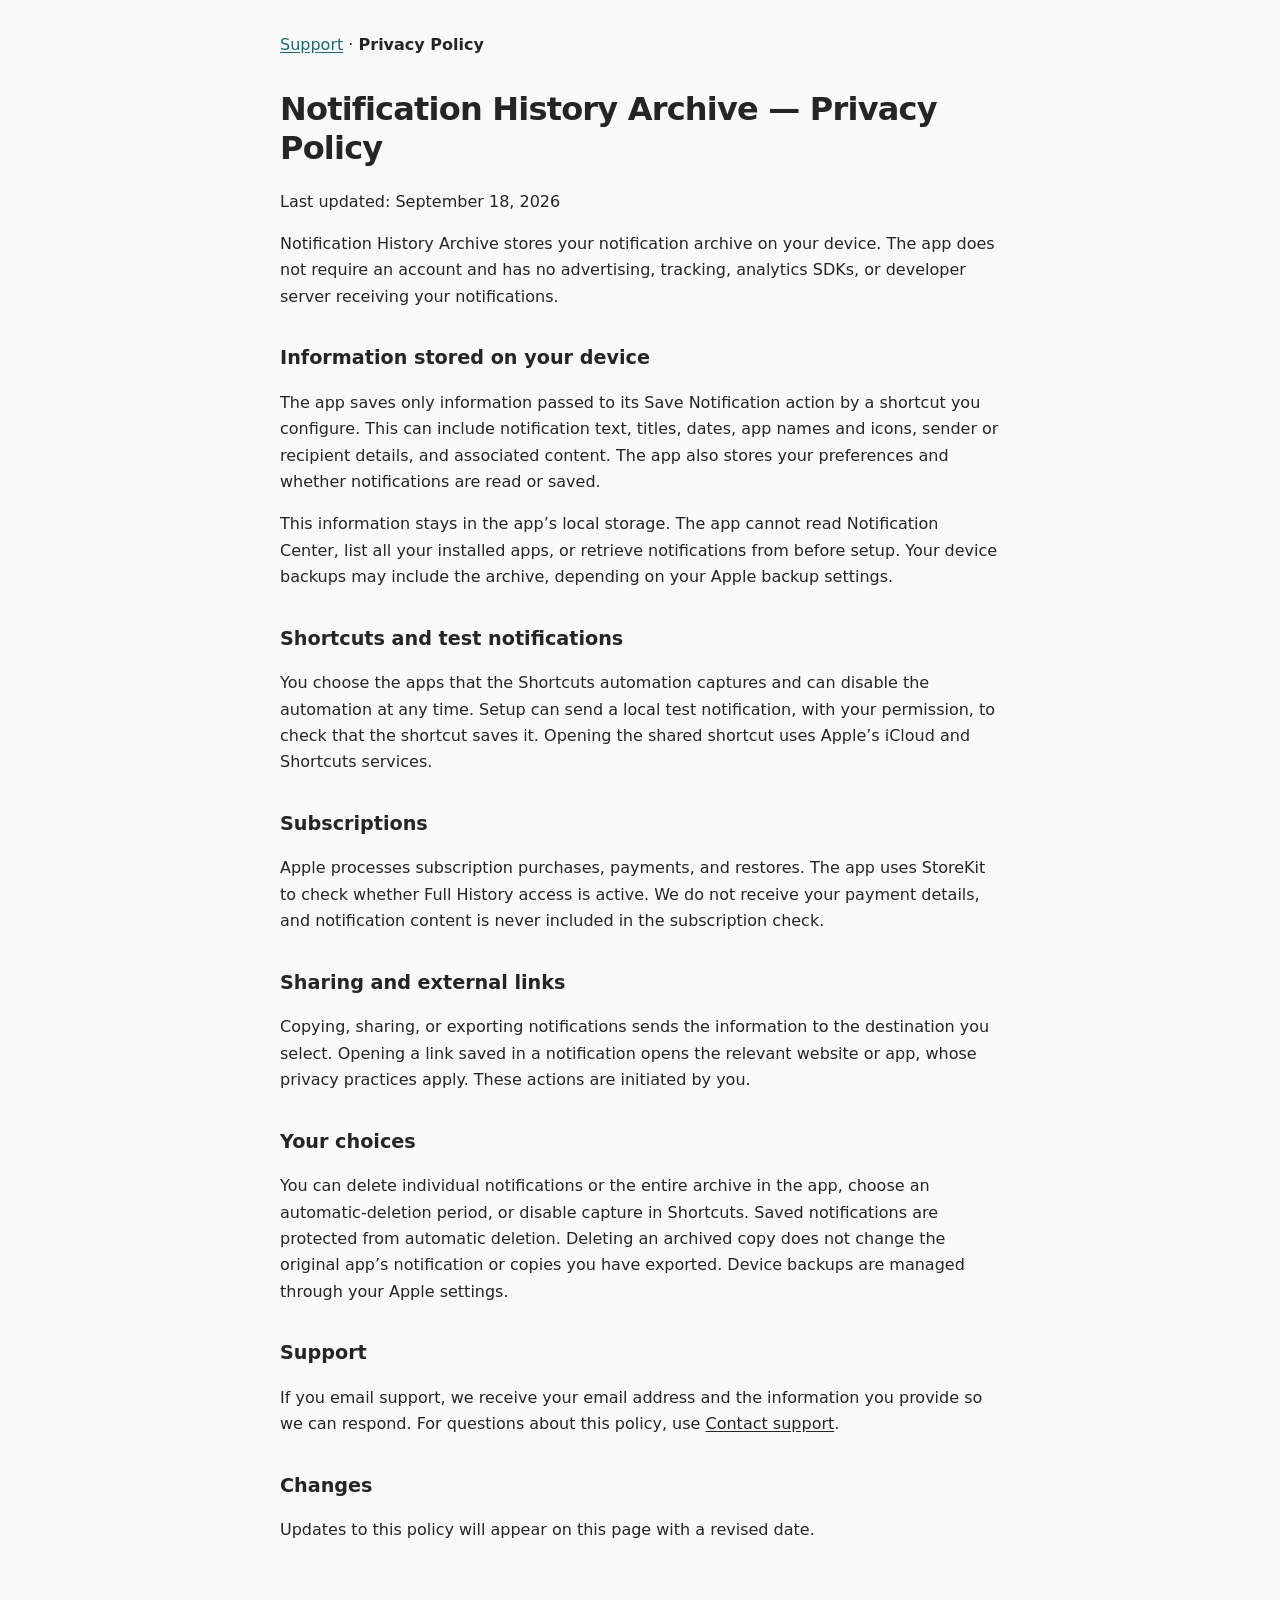
<file: notification-history-archive/privacy-policy.html>
<!DOCTYPE html>
<html lang="en">
<head>
  <meta charset="UTF-8">
  <meta name="viewport" content="width=device-width, initial-scale=1">
  <title>Notification History Archive — Privacy Policy</title>
  <meta name="description" content="Notification History Archive keeps your saved notifications on your device. Learn about local storage, Shortcuts, subscriptions, and your choices.">
  <link rel="canonical" href="https://jarvischi.github.io/significant-locations-support/notification-history-archive/privacy-policy.html">
  <link rel="stylesheet" href="style.css">
  <link rel="stylesheet" href="../contact.css">
  <script src="../contact.js" defer></script>
</head>
<body>
  <main>
    <nav aria-label="Support pages"><a href="index.html">Support</a> · <strong aria-current="page">Privacy Policy</strong></nav>
    <h1>Notification History Archive — Privacy Policy</h1>
    <p>Last updated: September 18, 2026</p>
    <p>Notification History Archive stores your notification archive on your device. The app does not require an account and has no advertising, tracking, analytics SDKs, or developer server receiving your notifications.</p>

    <h2>Information stored on your device</h2>
    <p>The app saves only information passed to its Save Notification action by a shortcut you configure. This can include notification text, titles, dates, app names and icons, sender or recipient details, and associated content. The app also stores your preferences and whether notifications are read or saved.</p>
    <p>This information stays in the app’s local storage. The app cannot read Notification Center, list all your installed apps, or retrieve notifications from before setup. Your device backups may include the archive, depending on your Apple backup settings.</p>

    <h2>Shortcuts and test notifications</h2>
    <p>You choose the apps that the Shortcuts automation captures and can disable the automation at any time. Setup can send a local test notification, with your permission, to check that the shortcut saves it. Opening the shared shortcut uses Apple’s iCloud and Shortcuts services.</p>

    <h2>Subscriptions</h2>
    <p>Apple processes subscription purchases, payments, and restores. The app uses StoreKit to check whether Full History access is active. We do not receive your payment details, and notification content is never included in the subscription check.</p>

    <h2>Sharing and external links</h2>
    <p>Copying, sharing, or exporting notifications sends the information to the destination you select. Opening a link saved in a notification opens the relevant website or app, whose privacy practices apply. These actions are initiated by you.</p>

    <h2>Your choices</h2>
    <p>You can delete individual notifications or the entire archive in the app, choose an automatic-deletion period, or disable capture in Shortcuts. Saved notifications are protected from automatic deletion. Deleting an archived copy does not change the original app’s notification or copies you have exported. Device backups are managed through your Apple settings.</p>

    <h2>Support</h2>
    <p>If you email support, we receive your email address and the information you provide so we can respond. For questions about this policy, use <button type="button" class="contact-support" data-contact-support disabled aria-label="Contact support by email">Contact support</button>.</p>

    <h2>Changes</h2>
    <p>Updates to this policy will appear on this page with a revised date.</p>
  </main>
  <noscript><p>Enable JavaScript to use the email contact button.</p></noscript>
</body>
</html>
</file>
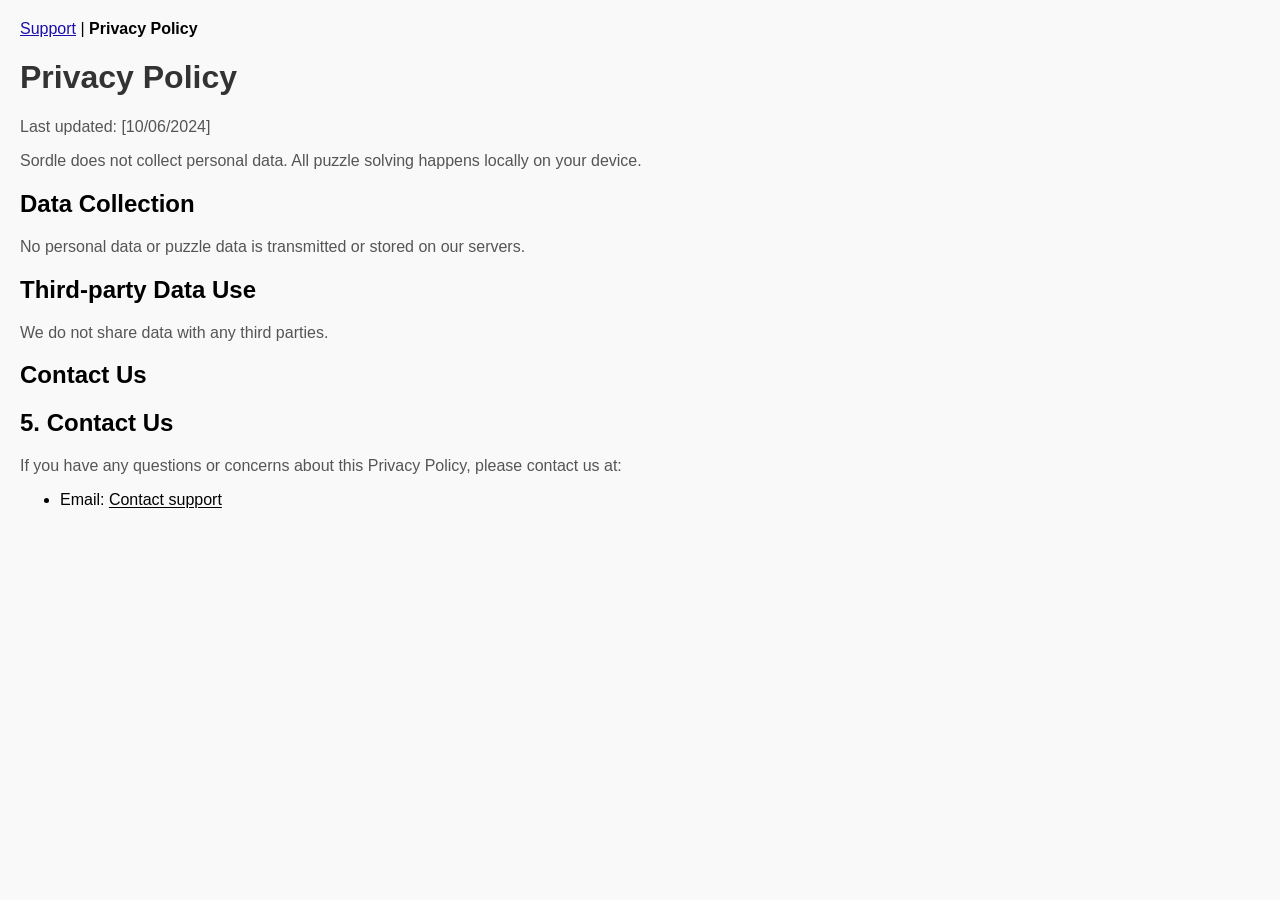
<file: sordle/privacy-policy.html>
<!DOCTYPE html>
<html lang="en">
<head>
  <meta charset="UTF-8">
  <title>Sordle - Privacy Policy</title>
  <style>
    body {
      font-family: Arial, sans-serif;
      margin: 0;
      padding: 20px;
      background-color: #f9f9f9;
    }
    h1 {
      color: #333;
    }
    p {
      color: #555;
    }
    nav {
      margin-bottom: 20px;
    }
    a {
      color: #1a0dab;
    }
  </style>
  <link rel="stylesheet" href="../contact.css">
  <script src="../contact.js" defer></script>
</head>
<body>
  <nav>
    <a href="index.html">Support</a> | <strong>Privacy Policy</strong>
  </nav>
  <h1>Privacy Policy</h1>
  <p>Last updated: [10/06/2024]</p>
  <p>Sordle does not collect personal data. All puzzle solving happens locally on your device.</p>
  <h2>Data Collection</h2>
  <p>No personal data or puzzle data is transmitted or stored on our servers.</p>
  <h2>Third-party Data Use</h2>
  <p>We do not share data with any third parties.</p>
  <h2>Contact Us</h2>
  <h2>5. Contact Us</h2>
  <p>If you have any questions or concerns about this Privacy Policy, please contact us at:</p>
  <ul>
    <li>Email: <button type="button" class="contact-support" data-contact-support disabled aria-label="Contact support by email">Contact support</button></li>
  </ul>
  <noscript><p>Enable JavaScript to use the email contact button.</p></noscript>
</body>
</html>
</file>
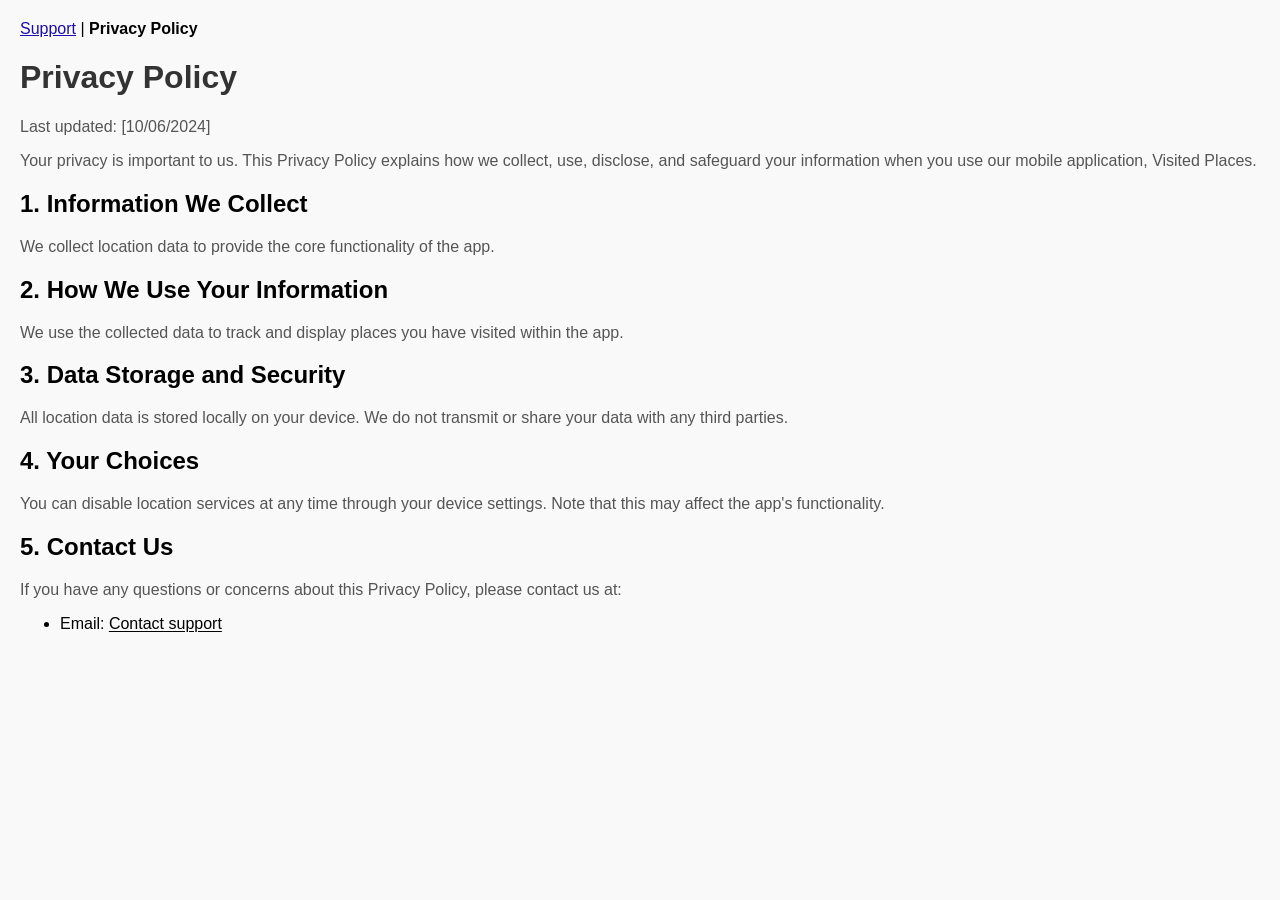
<file: visited-places/privacy-policy.html>
<!DOCTYPE html>
<html lang="en">
<head>
  <meta charset="UTF-8">
  <title>Visited Places - Privacy Policy</title>
  <style>
    body {
      font-family: Arial, sans-serif;
      margin: 0;
      padding: 20px;
      background-color: #f9f9f9;
    }
    h1 {
      color: #333;
    }
    p {
      color: #555;
    }
    nav {
      margin-bottom: 20px;
    }
    a {
      color: #1a0dab;
    }
  </style>
  <link rel="stylesheet" href="../contact.css">
  <script src="../contact.js" defer></script>
</head>
<body>
  <nav>
    <a href="index.html">Support</a> | <strong>Privacy Policy</strong>
  </nav>
  <h1>Privacy Policy</h1>
  <p>Last updated: [10/06/2024]</p>
  <p>Your privacy is important to us. This Privacy Policy explains how we collect, use, disclose, and safeguard your information when you use our mobile application, Visited Places.</p>
  <h2>1. Information We Collect</h2>
  <p>We collect location data to provide the core functionality of the app.</p>

  <h2>2. How We Use Your Information</h2>
  <p>We use the collected data to track and display places you have visited within the app.</p>

  <h2>3. Data Storage and Security</h2>
  <p>All location data is stored locally on your device. We do not transmit or share your data with any third parties.</p>

  <h2>4. Your Choices</h2>
  <p>You can disable location services at any time through your device settings. Note that this may affect the app's functionality.</p>

  <h2>5. Contact Us</h2>
  <p>If you have any questions or concerns about this Privacy Policy, please contact us at:</p>
  <ul>
    <li>Email: <button type="button" class="contact-support" data-contact-support disabled aria-label="Contact support by email">Contact support</button></li>
  </ul>
  <noscript><p>Enable JavaScript to use the email contact button.</p></noscript>
</body>
</html>
</file>
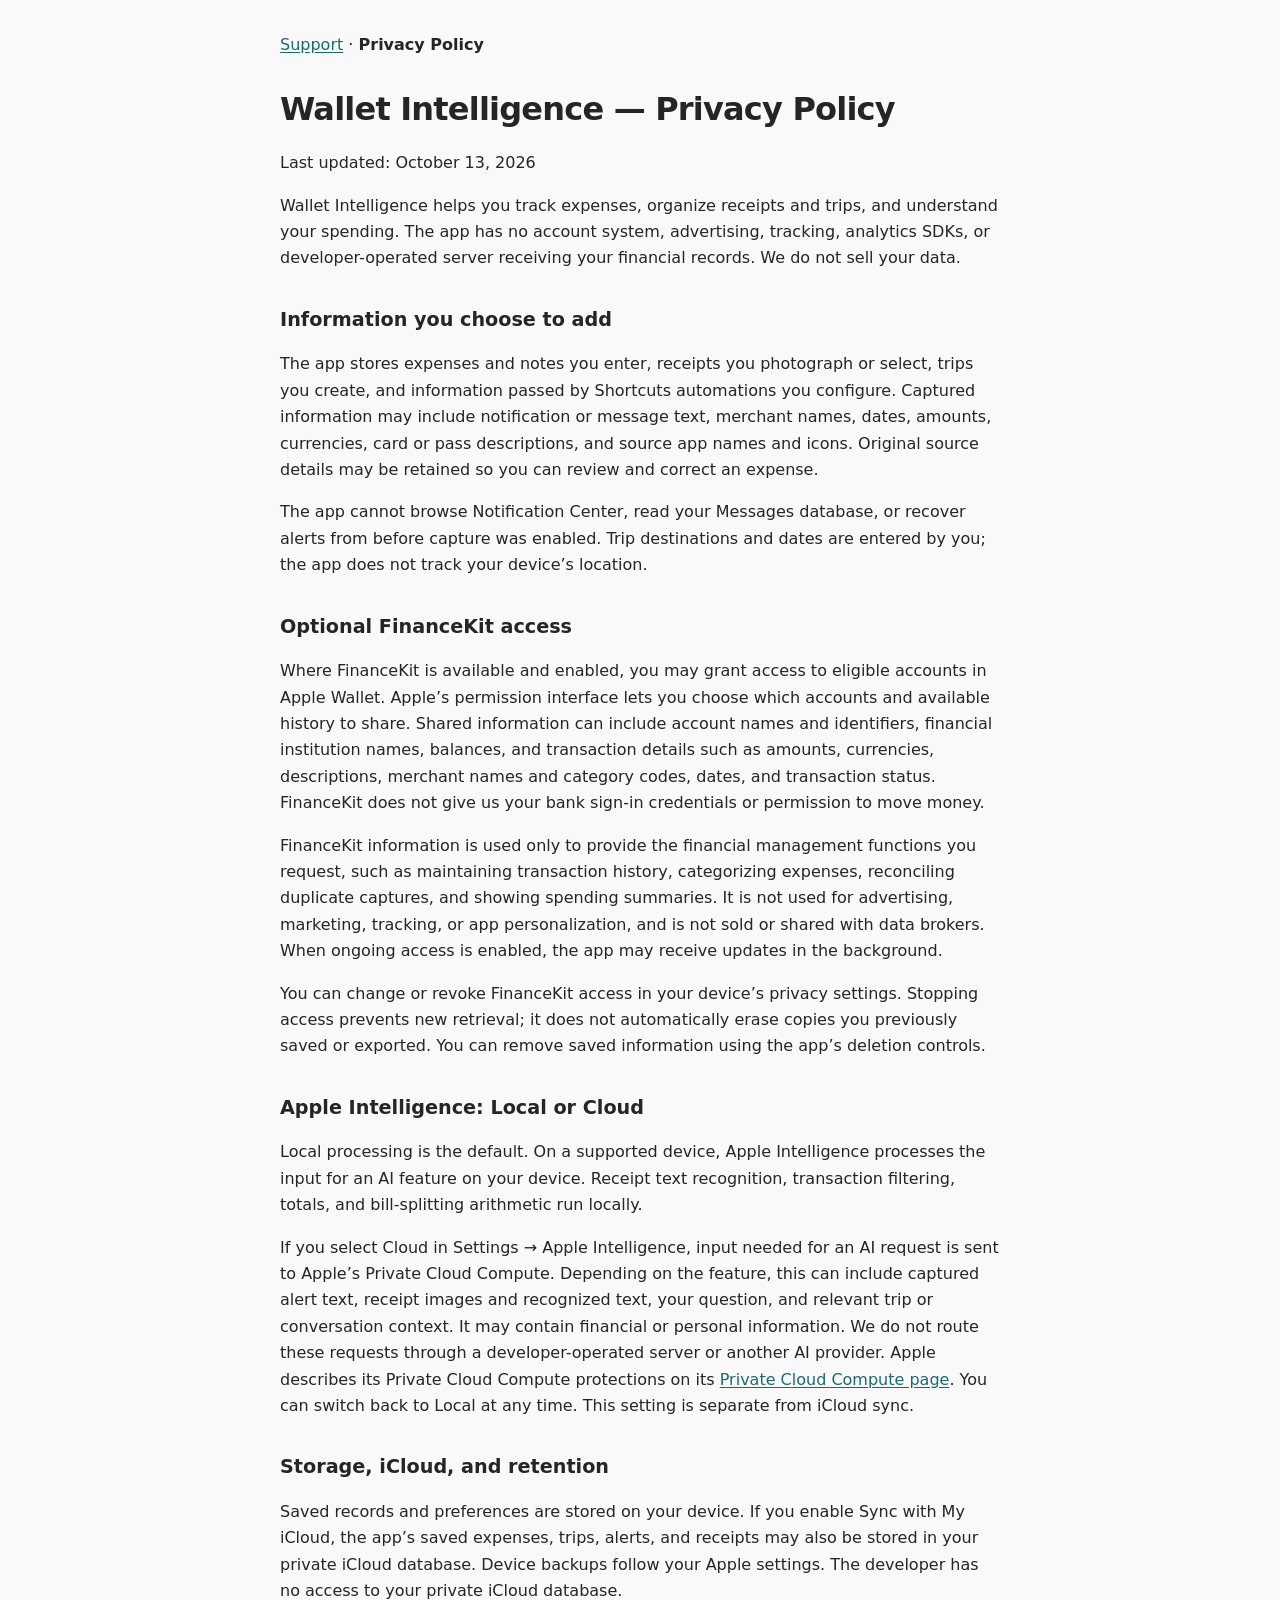
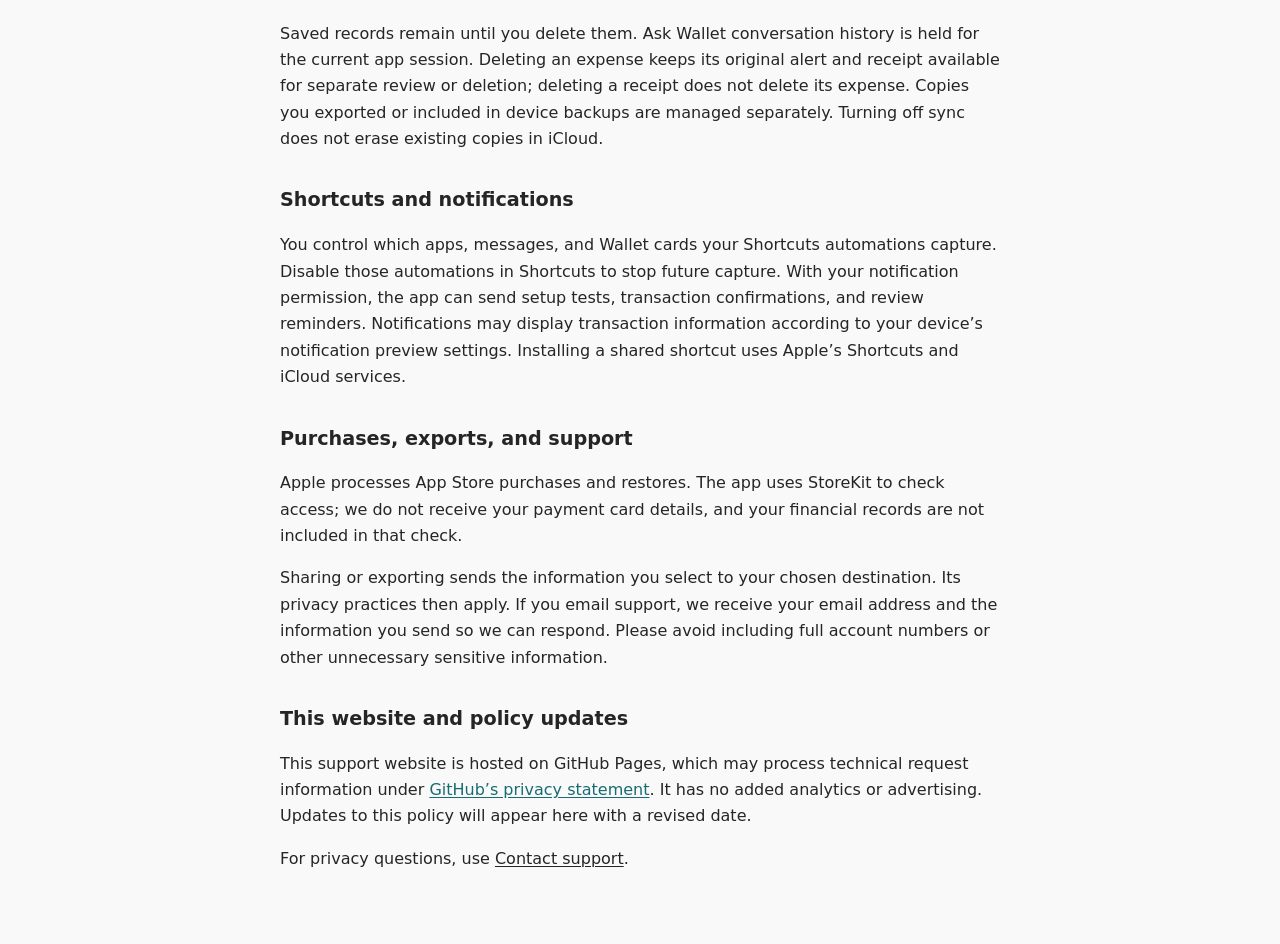
<file: wallet-intelligence/privacy-policy.html>
<!DOCTYPE html>
<html lang="en">
<head>
  <meta charset="UTF-8">
  <meta name="viewport" content="width=device-width, initial-scale=1">
  <title>Wallet Intelligence — Privacy Policy</title>
  <meta name="description" content="How Wallet Intelligence handles expenses, receipts, optional FinanceKit access, Apple Intelligence, and your privacy choices.">
  <link rel="canonical" href="https://jarvischi.github.io/significant-locations-support/wallet-intelligence/privacy-policy.html">
  <link rel="stylesheet" href="style.css">
  <link rel="stylesheet" href="../contact.css">
  <script src="../contact.js" defer></script>
</head>
<body>
  <main>
    <nav aria-label="Support pages"><a href="index.html">Support</a> · <strong aria-current="page">Privacy Policy</strong></nav>
    <h1>Wallet Intelligence — Privacy Policy</h1>
    <p>Last updated: October 13, 2026</p>
    <p>Wallet Intelligence helps you track expenses, organize receipts and trips, and understand your spending. The app has no account system, advertising, tracking, analytics SDKs, or developer-operated server receiving your financial records. We do not sell your data.</p>

    <h2>Information you choose to add</h2>
    <p>The app stores expenses and notes you enter, receipts you photograph or select, trips you create, and information passed by Shortcuts automations you configure. Captured information may include notification or message text, merchant names, dates, amounts, currencies, card or pass descriptions, and source app names and icons. Original source details may be retained so you can review and correct an expense.</p>
    <p>The app cannot browse Notification Center, read your Messages database, or recover alerts from before capture was enabled. Trip destinations and dates are entered by you; the app does not track your device’s location.</p>

    <h2>Optional FinanceKit access</h2>
    <p>Where FinanceKit is available and enabled, you may grant access to eligible accounts in Apple Wallet. Apple’s permission interface lets you choose which accounts and available history to share. Shared information can include account names and identifiers, financial institution names, balances, and transaction details such as amounts, currencies, descriptions, merchant names and category codes, dates, and transaction status. FinanceKit does not give us your bank sign-in credentials or permission to move money.</p>
    <p>FinanceKit information is used only to provide the financial management functions you request, such as maintaining transaction history, categorizing expenses, reconciling duplicate captures, and showing spending summaries. It is not used for advertising, marketing, tracking, or app personalization, and is not sold or shared with data brokers. When ongoing access is enabled, the app may receive updates in the background.</p>
    <p>You can change or revoke FinanceKit access in your device’s privacy settings. Stopping access prevents new retrieval; it does not automatically erase copies you previously saved or exported. You can remove saved information using the app’s deletion controls.</p>

    <h2>Apple Intelligence: Local or Cloud</h2>
    <p>Local processing is the default. On a supported device, Apple Intelligence processes the input for an AI feature on your device. Receipt text recognition, transaction filtering, totals, and bill-splitting arithmetic run locally.</p>
    <p>If you select Cloud in Settings → Apple Intelligence, input needed for an AI request is sent to Apple’s Private Cloud Compute. Depending on the feature, this can include captured alert text, receipt images and recognized text, your question, and relevant trip or conversation context. It may contain financial or personal information. We do not route these requests through a developer-operated server or another AI provider. Apple describes its Private Cloud Compute protections on its <a href="https://security.apple.com/private-cloud-compute/">Private Cloud Compute page</a>. You can switch back to Local at any time. This setting is separate from iCloud sync.</p>

    <h2>Storage, iCloud, and retention</h2>
    <p>Saved records and preferences are stored on your device. If you enable Sync with My iCloud, the app’s saved expenses, trips, alerts, and receipts may also be stored in your private iCloud database. Device backups follow your Apple settings. The developer has no access to your private iCloud database.</p>
    <p>Saved records remain until you delete them. Ask Wallet conversation history is held for the current app session. Deleting an expense keeps its original alert and receipt available for separate review or deletion; deleting a receipt does not delete its expense. Copies you exported or included in device backups are managed separately. Turning off sync does not erase existing copies in iCloud.</p>

    <h2>Shortcuts and notifications</h2>
    <p>You control which apps, messages, and Wallet cards your Shortcuts automations capture. Disable those automations in Shortcuts to stop future capture. With your notification permission, the app can send setup tests, transaction confirmations, and review reminders. Notifications may display transaction information according to your device’s notification preview settings. Installing a shared shortcut uses Apple’s Shortcuts and iCloud services.</p>

    <h2>Purchases, exports, and support</h2>
    <p>Apple processes App Store purchases and restores. The app uses StoreKit to check access; we do not receive your payment card details, and your financial records are not included in that check.</p>
    <p>Sharing or exporting sends the information you select to your chosen destination. Its privacy practices then apply. If you email support, we receive your email address and the information you send so we can respond. Please avoid including full account numbers or other unnecessary sensitive information.</p>

    <h2>This website and policy updates</h2>
    <p>This support website is hosted on GitHub Pages, which may process technical request information under <a href="https://docs.github.com/en/site-policy/privacy-policies/github-general-privacy-statement">GitHub’s privacy statement</a>. It has no added analytics or advertising. Updates to this policy will appear here with a revised date.</p>
    <p>For privacy questions, use <button type="button" class="contact-support" data-contact-support disabled aria-label="Contact support by email">Contact support</button>.</p>
  </main>
  <noscript><p>Enable JavaScript to use the email contact button.</p></noscript>
</body>
</html>
</file>
<file: contact.css>
.contact-support {
  appearance: none; background: none; border: 0; padding: 0;
  color: inherit; font: inherit; text-decoration: underline;
  text-underline-offset: .15em; cursor: pointer;
}
.contact-support:focus-visible { outline: 2px solid currentColor; outline-offset: 4px; }
.contact-support:disabled { cursor: default; }
</file>
<file: natural-reader/style.css>
:root { color-scheme: light dark; }
body { margin: 0; background: #f9f9f9; color: #252525; font-family: system-ui, -apple-system, sans-serif; line-height: 1.65; }
main { max-width: 720px; margin: 0 auto; padding: 32px 24px 56px; }
nav { margin-bottom: 32px; }
h1 { font-size: 2rem; line-height: 1.2; letter-spacing: -.025em; }
h2 { margin-top: 32px; font-size: 1.2rem; }
a { color: #176c73; text-underline-offset: .15em; overflow-wrap: anywhere; }
a:focus-visible { outline: 2px solid currentColor; outline-offset: 4px; border-radius: 2px; }
li { margin: 12px 0; }
footer { margin-top: 40px; font-size: .9rem; }
@media (prefers-color-scheme: dark) {
  body { background: #17191b; color: #e8eaeb; }
  a { color: #8bd4d5; }
}
</file>
<file: notification-history-archive/style.css>
:root { color-scheme: light dark; }
body { margin: 0; background: #f9f9f9; color: #252525; font-family: system-ui, -apple-system, sans-serif; line-height: 1.65; }
main { max-width: 720px; margin: 0 auto; padding: 32px 24px 56px; }
nav { margin-bottom: 32px; }
h1 { font-size: 2rem; line-height: 1.2; letter-spacing: -.025em; }
h2 { margin-top: 32px; font-size: 1.2rem; }
a { color: #176c73; text-underline-offset: .15em; overflow-wrap: anywhere; }
li { margin: 12px 0; }
footer { margin-top: 40px; font-size: .9rem; }
@media (prefers-color-scheme: dark) {
  body { background: #17191b; color: #e8eaeb; }
  a { color: #8bd4d5; }
}
</file>
<file: wallet-intelligence/style.css>
:root { color-scheme: light dark; }
body { margin: 0; background: #f9f9f9; color: #252525; font-family: system-ui, -apple-system, sans-serif; line-height: 1.65; }
main { max-width: 720px; margin: 0 auto; padding: 32px 24px 56px; }
nav { margin-bottom: 32px; }
h1 { font-size: 2rem; line-height: 1.2; letter-spacing: -.025em; }
h2 { margin-top: 32px; font-size: 1.2rem; }
a { color: #176c73; text-underline-offset: .15em; overflow-wrap: anywhere; }
li { margin: 12px 0; }
footer { margin-top: 40px; font-size: .9rem; }
@media (prefers-color-scheme: dark) {
  body { background: #17191b; color: #e8eaeb; }
  a { color: #8bd4d5; }
}
</file>
